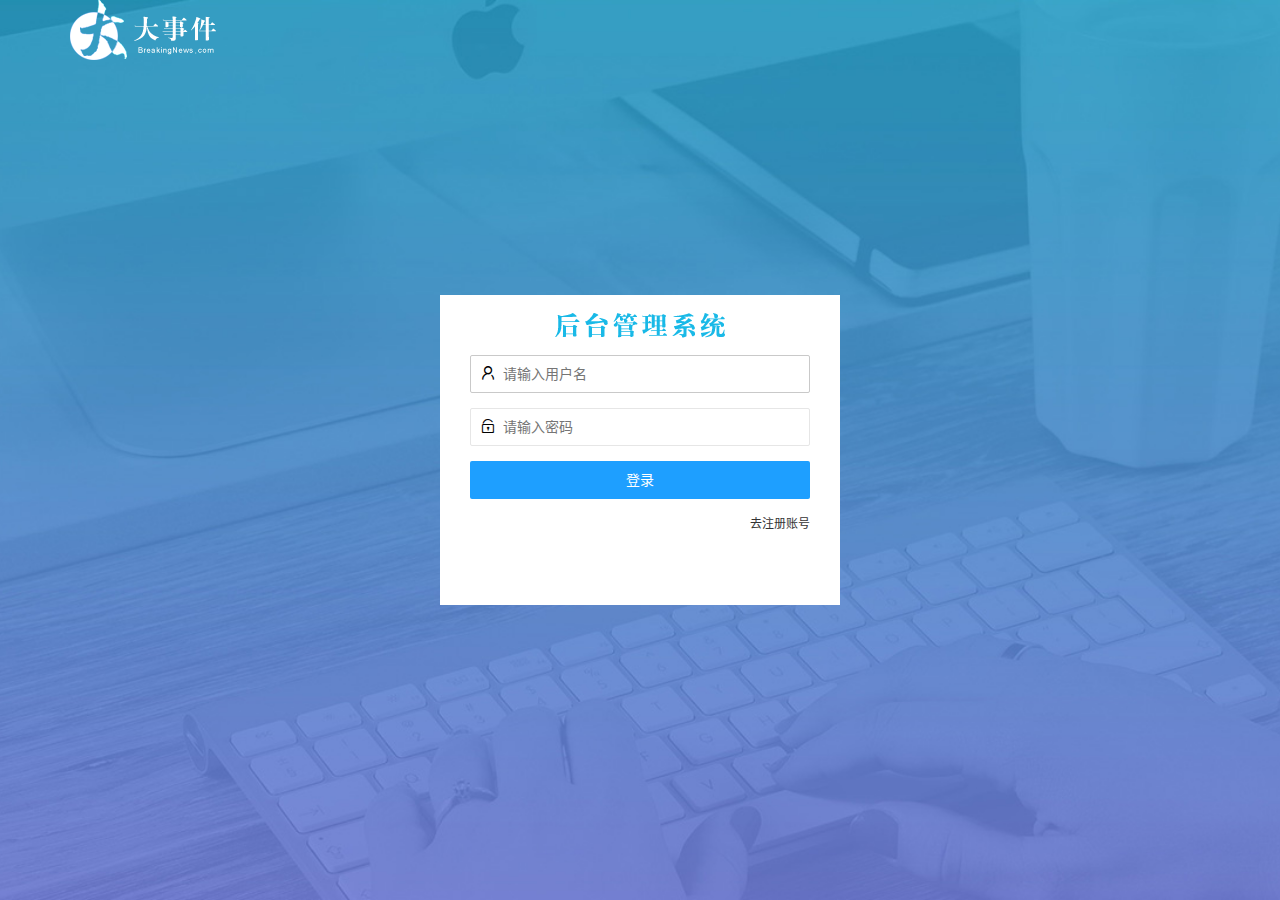
<file: login.html>
<!DOCTYPE html>
<html lang="zh-cn">
  <head>
    <meta charset="UTF-8" />
    <meta name="viewport" content="width=device-width, initial-scale=1.0" />
    <title>🔞🈲</title>
    <link rel="icon" href="favicon.ico" type="image/x-icon" />
    <link rel="stylesheet" href="./assets/css/login.css" />
    <link rel="stylesheet" href="./assets/lib/layui/css/layui.css" />
    <script src="./assets/lib/jquery.js"></script>
    <script src="./assets/lib/layui/layui.all.js"></script>
    <script src="./assets/js/baseAPI.js"></script>
    <script src="./assets/js/login.js"></script>
  </head>
  <body>
    <!-- 头部的 Logo 区域 -->
    <div class="layui-main">
      <img src="/assets/images/logo.png" alt="" />
    </div>

    <!-- 登录注册区域 -->
    <div class="loginAndRegBox">
      <div class="title-box"></div>
      <div class="login-box">
        <!-- 登录的表单 -->
        <form class="layui-form" id="form-login">
          <!-- 用户名 -->
          <div class="layui-form-item">
            <i class="layui-icon layui-icon-username"></i>
            <input
              type="text"
              name="username"
              required
              lay-verify="required|username"
              placeholder="请输入用户名"
              autocomplete="off"
              class="layui-input"
            />
          </div>
          <!-- 密码 -->
          <div class="layui-form-item">
            <i class="layui-icon layui-icon-password"></i>
            <input
              type="password"
              name="password"
              required
              lay-verify="required|pwd"
              placeholder="请输入密码"
              autocomplete="off"
              class="layui-input"
            />
          </div>
          <!-- 登录按钮 -->
          <div class="layui-form-item">
            <!-- 注意：表单提交按钮和普通按钮的区别，就是 lay-submit 属性 -->
            <button class="layui-btn layui-btn-fluid layui-btn-normal" lay-submit>登录</button>
          </div>
          <div class="layui-form-item links">
            <a href="javascript:;" id="link_reg">去注册账号</a>
          </div>
        </form>
      </div>
      <div class="reg-box">
        <!-- 注册的表单 -->
        <form class="layui-form" id="form-reg">
          <!-- 用户名 -->
          <div class="layui-form-item">
            <i class="layui-icon layui-icon-username"></i>
            <input
              type="text"
              name="username"
              required
              lay-verify="required|username"
              placeholder="请输入用户名"
              autocomplete="off"
              class="layui-input"
            />
          </div>
          <!-- 密码 -->
          <div class="layui-form-item">
            <i class="layui-icon layui-icon-password"></i>
            <input
              type="password"
              name="password"
              required
              lay-verify="required|pwd"
              placeholder="请输入密码"
              autocomplete="off"
              class="layui-input"
            />
          </div>
          <!-- 密码确认框 -->
          <div class="layui-form-item">
            <i class="layui-icon layui-icon-password"></i>
            <input
              type="password"
              name="repassword"
              required
              lay-verify="required|repwd"
              placeholder="再次确认密码"
              autocomplete="off"
              class="layui-input"
            />
          </div>
          <!-- 注册按钮 -->
          <div class="layui-form-item">
            <!-- 注意：表单提交按钮和普通按钮的区别，就是 lay-submit 属性 -->
            <button class="layui-btn layui-btn-fluid layui-btn-normal" lay-submit>注册</button>
          </div>
          <div class="layui-form-item links">
            <a href="javascript:;" id="link_login">去登录</a>
          </div>
        </form>
      </div>
    </div>
  </body>
</html>
</file>
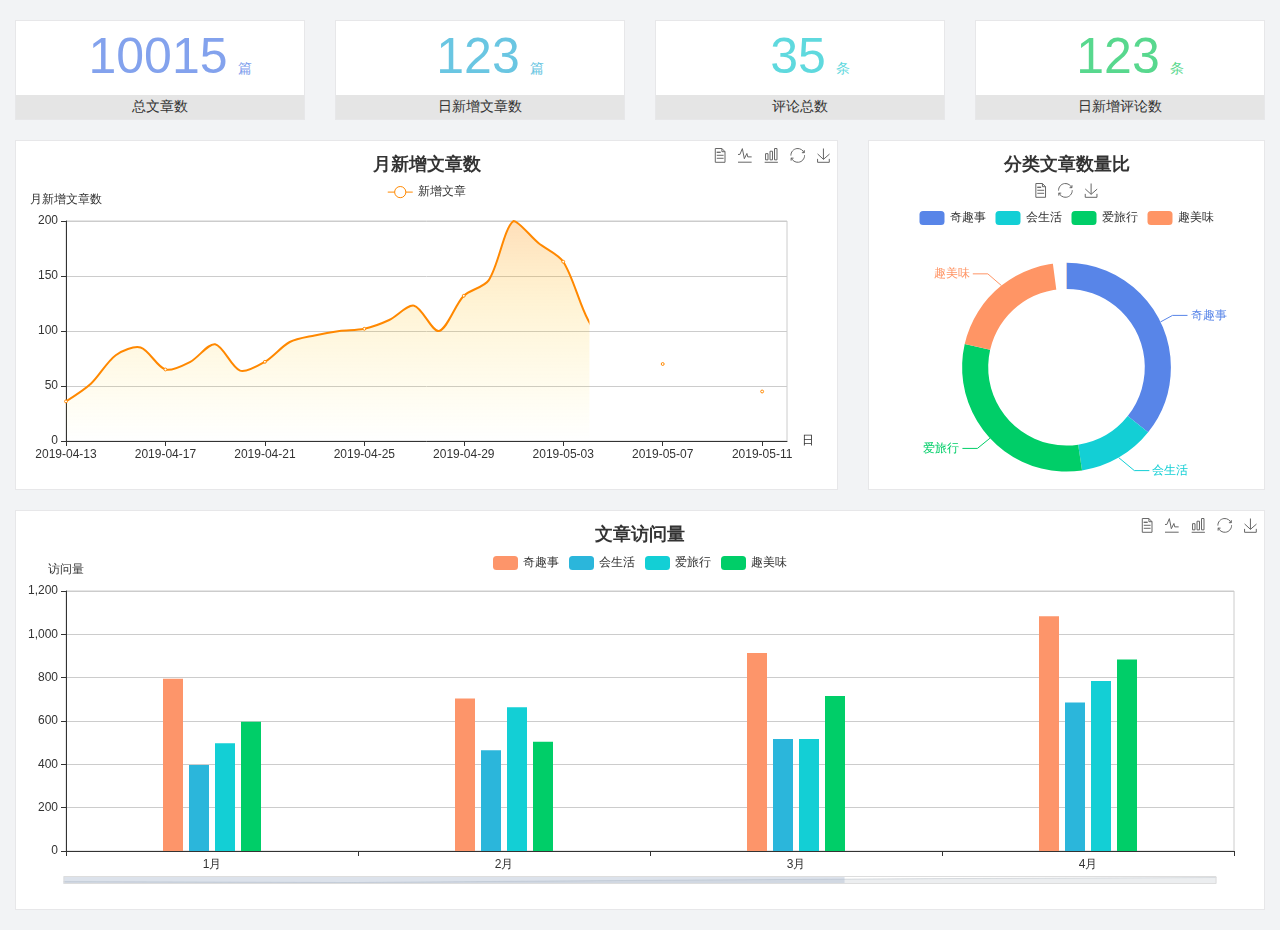
<file: home/dashboard.html>
<!DOCTYPE html>
<html lang="en">

<head>
  <meta charset="UTF-8">
  <meta name="viewport" content="width=device-width, initial-scale=1.0">
  <meta http-equiv="X-UA-Compatible" content="ie=edge">
  <title>图表统计</title>
  <link rel="stylesheet" href="../../assets/lib/bootstrap.css" />
  <link rel="stylesheet" href="../../assets/lib/main.css" />
  <script src="../../assets/lib/jquery.js"></script>
  <script type="text/javascript" src="../../assets/lib/echarts.min.js"></script>
</head>

<body>
  <div class="container-fluid">
    <div class="row spannel_list">
      <div class="col-sm-3 col-xs-6">
        <div class="spannel">
          <em>10015</em><span>篇</span>
          <b>总文章数</b>
        </div>
      </div>
      <div class="col-sm-3 col-xs-6">
        <div class="spannel scolor01">
          <em>123</em><span>篇</span>
          <b>日新增文章数</b>
        </div>
      </div>
      <div class="col-sm-3 col-xs-6">
        <div class="spannel scolor02">
          <em>35</em><span>条</span>
          <b>评论总数</b>
        </div>
      </div>
      <div class="col-sm-3 col-xs-6">
        <div class="spannel scolor03">
          <em>123</em><span>条</span>
          <b>日新增评论数</b>
        </div>
      </div>
    </div>
  </div>

  <div class="container-fluid">
    <div class="row curve-pie">
      <div class="col-lg-8 col-md-8">
        <div class="gragh_pannel" id="curve_show"></div>
      </div>
      <div class="col-lg-4 col-md-4">
        <div class="gragh_pannel" id="pie_show"></div>
      </div>
    </div>
  </div>

  <div class="container-fluid">
    <div class="column_pannel" id="column_show"></div>
  </div>

  <script>
    var oChart = echarts.init(document.getElementById('curve_show'));
    var aList_all = [
      { 'count': 36, 'date': '2019-04-13' },
      { 'count': 52, 'date': '2019-04-14' },
      { 'count': 78, 'date': '2019-04-15' },
      { 'count': 85, 'date': '2019-04-16' },
      { 'count': 65, 'date': '2019-04-17' },
      { 'count': 72, 'date': '2019-04-18' },
      { 'count': 88, 'date': '2019-04-19' },
      { 'count': 64, 'date': '2019-04-20' },
      { 'count': 72, 'date': '2019-04-21' },
      { 'count': 90, 'date': '2019-04-22' },
      { 'count': 96, 'date': '2019-04-23' },
      { 'count': 100, 'date': '2019-04-24' },
      { 'count': 102, 'date': '2019-04-25' },
      { 'count': 110, 'date': '2019-04-26' },
      { 'count': 123, 'date': '2019-04-27' },
      { 'count': 100, 'date': '2019-04-28' },
      { 'count': 132, 'date': '2019-04-29' },
      { 'count': 146, 'date': '2019-04-30' },
      { 'count': 200, 'date': '2019-05-01' },
      { 'count': 180, 'date': '2019-05-02' },
      { 'count': 163, 'date': '2019-05-03' },
      { 'count': 110, 'date': '2019-05-04' },
      { 'count': 80, 'date': '2019-05-05' },
      { 'count': 82, 'date': '2019-05-06' },
      { 'count': 70, 'date': '2019-05-07' },
      { 'count': 65, 'date': '2019-05-08' },
      { 'count': 54, 'date': '2019-05-09' },
      { 'count': 40, 'date': '2019-05-10' },
      { 'count': 45, 'date': '2019-05-11' },
      { 'count': 38, 'date': '2019-05-12' },
    ];

    let aCount = [];
    let aDate = [];

    for (var i = 0; i < aList_all.length; i++) {
      aCount.push(aList_all[i].count);
      aDate.push(aList_all[i].date);
    }

    var chartopt = {
      title: {
        text: '月新增文章数',
        left: 'center',
        top: '10'
      },
      tooltip: {
        trigger: 'axis'
      },
      legend: {
        data: ['新增文章'],
        top: '40'
      },
      toolbox: {
        show: true,
        feature: {
          mark: { show: true },
          dataView: { show: true, readOnly: false },
          magicType: { show: true, type: ['line', 'bar'] },
          restore: { show: true },
          saveAsImage: { show: true }
        }
      },
      calculable: true,
      xAxis: [
        {
          name: '日',
          type: 'category',
          boundaryGap: false,
          data: aDate
        }
      ],
      yAxis: [
        {
          name: '月新增文章数',
          type: 'value'
        }
      ],
      series: [
        {
          name: '新增文章',
          type: 'line',
          smooth: true,
          itemStyle: { normal: { areaStyle: { type: 'default' }, color: '#f80' }, lineStyle: { color: '#f80' } },
          data: aCount
        }],
      areaStyle: {
        normal: {
          color: new echarts.graphic.LinearGradient(0, 0, 0, 1, [{
            offset: 0,
            color: 'rgba(255,136,0,0.39)'
          }, {
            offset: .34,
            color: 'rgba(255,180,0,0.25)'
          }, {
            offset: 1,
            color: 'rgba(255,222,0,0.00)'
          }])

        }
      },
      grid: {
        show: true,
        x: 50,
        x2: 50,
        y: 80,
        height: 220
      }
    };

    oChart.setOption(chartopt);


    var oPie = echarts.init(document.getElementById('pie_show'));
    var oPieopt =
    {
      title: {
        top: 10,
        text: '分类文章数量比',
        x: 'center'
      },
      tooltip: {
        trigger: 'item',
        formatter: "{a} <br/>{b} : {c} ({d}%)"
      },
      color: ['#5885e8', '#13cfd5', '#00ce68', '#ff9565'],
      legend: {
        x: 'center',
        top: 65,
        data: ['奇趣事', '会生活', '爱旅行', '趣美味']
      },
      toolbox: {
        show: true,
        x: 'center',
        top: 35,
        feature: {
          mark: { show: true },
          dataView: { show: true, readOnly: false },
          magicType: {
            show: true,
            type: ['pie', 'funnel'],
            option: {
              funnel: {
                x: '25%',
                width: '50%',
                funnelAlign: 'left',
                max: 1548
              }
            }
          },
          restore: { show: true },
          saveAsImage: { show: true }
        }
      },
      calculable: true,
      series: [
        {
          name: '访问来源',
          type: 'pie',
          radius: ['45%', '60%'],
          center: ['50%', '65%'],
          data: [
            { value: 300, name: '奇趣事' },
            { value: 100, name: '会生活' },
            { value: 260, name: '爱旅行' },
            { value: 180, name: '趣美味' }
          ]
        }
      ]
    };
    oPie.setOption(oPieopt);



    var oColumn = this.echarts.init(document.getElementById('column_show'));
    var oColumnopt =
    {
      title: {
        text: '文章访问量',
        left: 'center',
        top: '10'
      },
      tooltip: {
        trigger: 'axis'
      },
      legend: {
        data: ['奇趣事', '会生活', '爱旅行', '趣美味'],
        top: '40'
      },
      toolbox: {
        show: true,
        feature: {
          mark: { show: true },
          dataView: { show: true, readOnly: false },
          magicType: { show: true, type: ['line', 'bar'] },
          restore: { show: true },
          saveAsImage: { show: true }
        }
      },
      calculable: true,
      xAxis: [
        {
          type: 'category',
          data: ['1月', '2月', '3月', '4月', '5月']
        }
      ],
      yAxis: [
        {
          name: '访问量',
          type: 'value'
        }
      ],
      series: [
        {
          name: '奇趣事',
          type: 'bar',
          barWidth: 20,
          itemStyle: {
            normal: { areaStyle: { type: 'default' }, color: '#fd956a' }
          },
          data: [800, 708, 920, 1090, 1200]
        },
        {
          name: '会生活',
          type: 'bar',
          barWidth: 20,
          itemStyle: {
            normal: { areaStyle: { type: 'default' }, color: '#2bb6db' }
          },
          data: [400, 468, 520, 690, 800]
        },
        {
          name: '爱旅行',
          type: 'bar',
          barWidth: 20,
          itemStyle: {
            normal: { areaStyle: { type: 'default' }, color: '#13cfd5' }
          },
          data: [500, 668, 520, 790, 900]
        },
        {
          name: '趣美味',
          type: 'bar',
          barWidth: 20,
          itemStyle: {
            normal: { areaStyle: { type: 'default' }, color: '#00ce68' }
          },
          data: [600, 508, 720, 890, 1000]
        }
      ],
      grid: {
        show: true,
        x: 50,
        x2: 30,
        y: 80,
        height: 260
      },
      dataZoom: [//给x轴设置滚动条
        {
          start: 0,//默认为0
          end: 100 - 1000 / 31,//默认为100
          type: 'slider',
          show: true,
          xAxisIndex: [0],
          handleSize: 0,//滑动条的 左右2个滑动条的大小
          height: 8,//组件高度
          left: 45, //左边的距离
          right: 50,//右边的距离
          bottom: 26,//右边的距离
          handleColor: '#ddd',//h滑动图标的颜色
          handleStyle: {
            borderColor: "#cacaca",
            borderWidth: "1",
            shadowBlur: 2,
            background: "#ddd",
            shadowColor: "#ddd",
          }
        }]
    };
    oColumn.setOption(oColumnopt);
  </script>
</body>

</html>
</file>
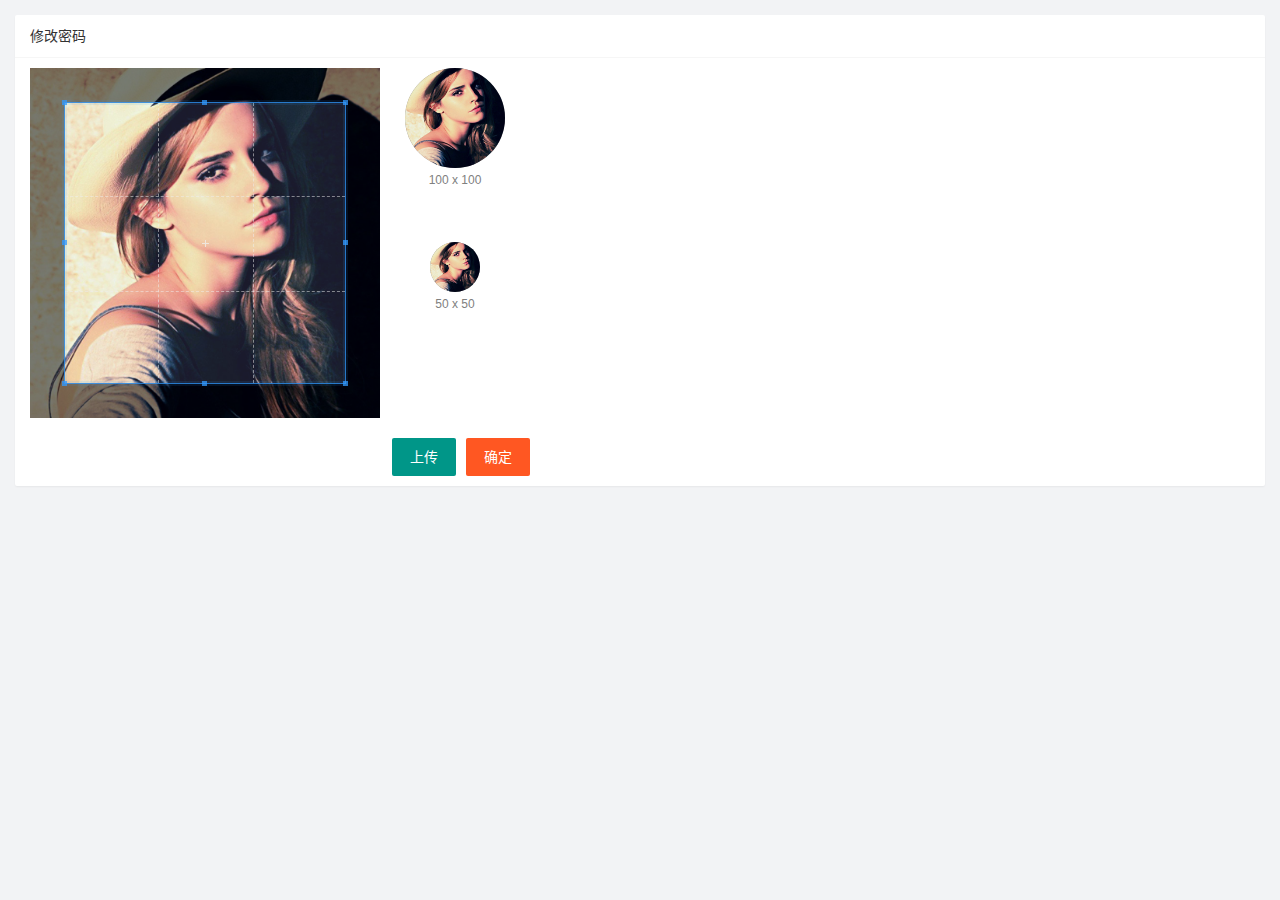
<file: user/user_avatar.html>
<!DOCTYPE html>
<html lang="zh-cn">
  <head>
    <meta charset="UTF-8" />
    <meta name="viewport" content="width=device-width, initial-scale=1.0" />
    <title>🔞🈲</title>
    <link rel="icon" href="C:/Users/Administrator/Desktop/图片/favicon.ico" type="image/x-icon" />
    <link rel="stylesheet" href="/assets/lib/cropper/cropper.css" />
    <link rel="stylesheet" href="../assets/lib/layui/css/layui.css" />
    <link rel="stylesheet" href="../assets/css/user/user_avatar.css" />

    <script src="../assets/lib/jquery.js"></script>
    <script src="../assets/lib/layui/layui.all.js"></script>
    <script src="/assets/lib/cropper/Cropper.js"></script>
    <script src="/assets/lib/cropper/jquery-cropper.js"></script>
    <script src="../assets/js/baseAPI.js"></script>
    <script src="../assets/js/user/user_avatar.js"></script>
  </head>
  <body>
    <div class="layui-card">
      <div class="layui-card-header">修改密码</div>
      <div class="layui-card-body">
        <!-- 第一行的图片裁剪和预览区域 -->
        <div class="row1">
          <!-- 图片裁剪区域 -->
          <div class="cropper-box">
            <!-- 这个 img 标签很重要，将来会把它初始化为裁剪区域 -->
            <img id="image" src="/assets/images/sample.jpg" />
          </div>
          <!-- 图片的预览区域 -->
          <div class="preview-box">
            <div>
              <!-- 宽高为 100px 的预览区域 -->
              <div class="img-preview w100"></div>
              <p class="size">100 x 100</p>
            </div>
            <div>
              <!-- 宽高为 50px 的预览区域 -->
              <div class="img-preview w50"></div>
              <p class="size">50 x 50</p>
            </div>
          </div>
        </div>

        <!-- 第二行的按钮区域 -->
        <div class="row2">
          <input type="file" id="" accept="image/png,image/jpeg" />
          <button type="button" id="btnChoose" class="layui-btn">上传</button>
          <button type="button" class="layui-btn layui-btn-danger">确定</button>
        </div>
      </div>
    </div>
  </body>
</html>
</file>
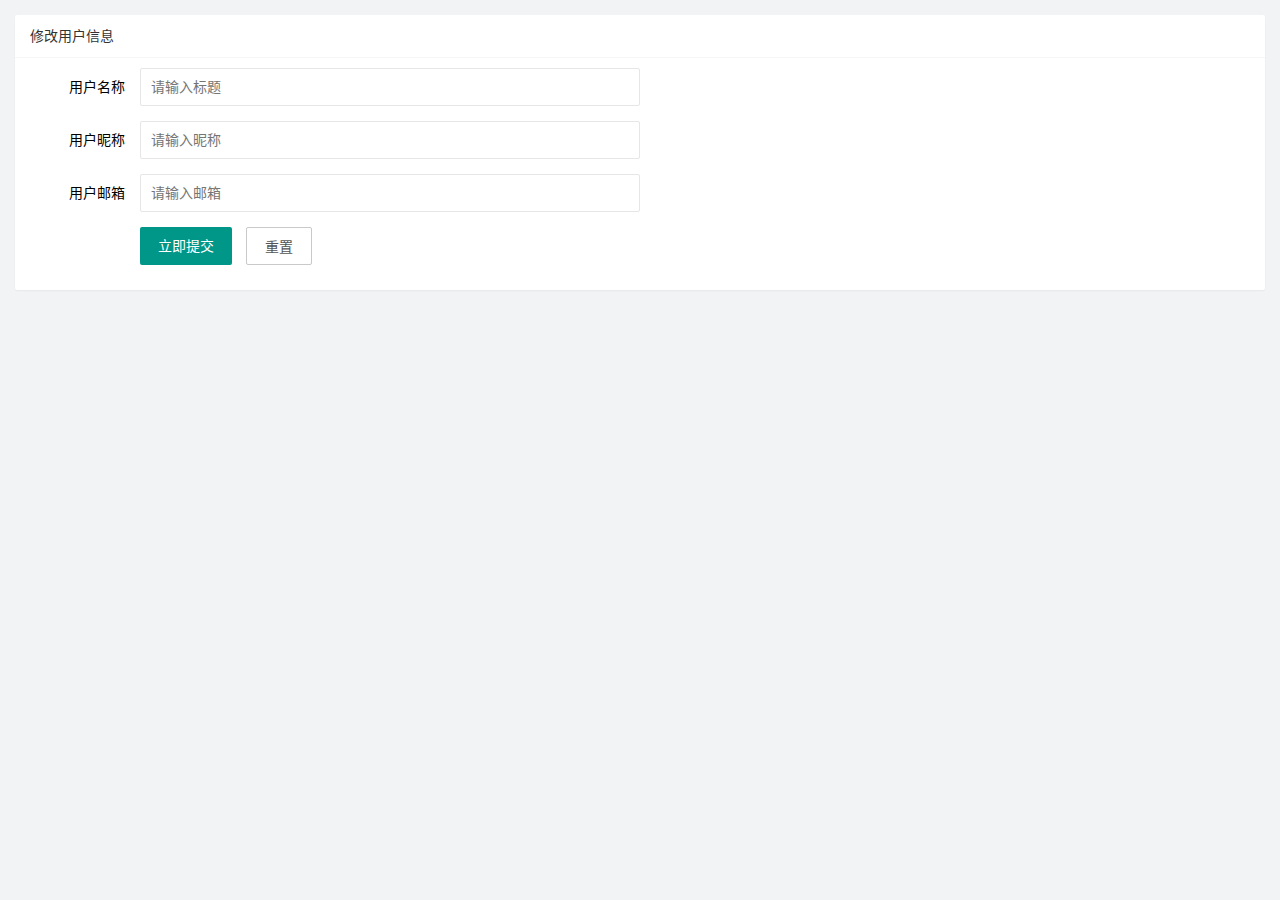
<file: user/user_info.html>
<!DOCTYPE html>
<html lang="zh-cn">
  <head>
    <meta charset="UTF-8" />
    <meta name="viewport" content="width=device-width, initial-scale=1.0" />
    <title>🔞🈲</title>
    <link rel="icon" href="C:/Users/Administrator/Desktop/图片/favicon.ico" type="image/x-icon" />
    <link rel="stylesheet" href="../assets/lib/layui/css/layui.css" />
    <link rel="stylesheet" href="../assets/css/user/user_info.css" />

    <script src="../assets/lib/jquery.js"></script>
    <script src="../assets/lib/layui/layui.all.js"></script>
    <script src="../assets/js/baseAPI.js"></script>
    <script src="../assets/js/user/user_info.js"></script>
  </head>

  <body>
    <div class="layui-card">
      <div class="layui-card-header">修改用户信息</div>
      <div class="layui-card-body">
        <form class="layui-form" lay-filter="formUserInfo">
          <input type="hidden" name="id" />
          <div class="layui-form-item">
            <label class="layui-form-label">用户名称</label>
            <div class="layui-input-block">
              <input
                type="text"
                name="username"
                required
                readonly
                lay-verify="required"
                placeholder="请输入标题"
                autocomplete="off"
                class="layui-input"
              />
            </div>
          </div>
          <div class="layui-form-item">
            <label class="layui-form-label">用户昵称</label>
            <div class="layui-input-block">
              <input
                type="text"
                name="nickname"
                required
                lay-verify="required|nickName"
                placeholder="请输入昵称"
                autocomplete="off"
                class="layui-input"
              />
            </div>
          </div>
          <div class="layui-form-item">
            <label class="layui-form-label">用户邮箱</label>
            <div class="layui-input-block">
              <input
                type="text"
                name="email"
                required
                lay-verify="required|email"
                placeholder="请输入邮箱"
                autocomplete="off"
                class="layui-input"
              />
            </div>
          </div>
          <div class="layui-form-item">
            <div class="layui-input-block">
              <button class="layui-btn" lay-submit lay-filter="formDemo">立即提交</button>
              <button type="reset" class="layui-btn layui-btn-primary">重置</button>
            </div>
          </div>
        </form>
      </div>
    </div>
  </body>
</html>
</file>
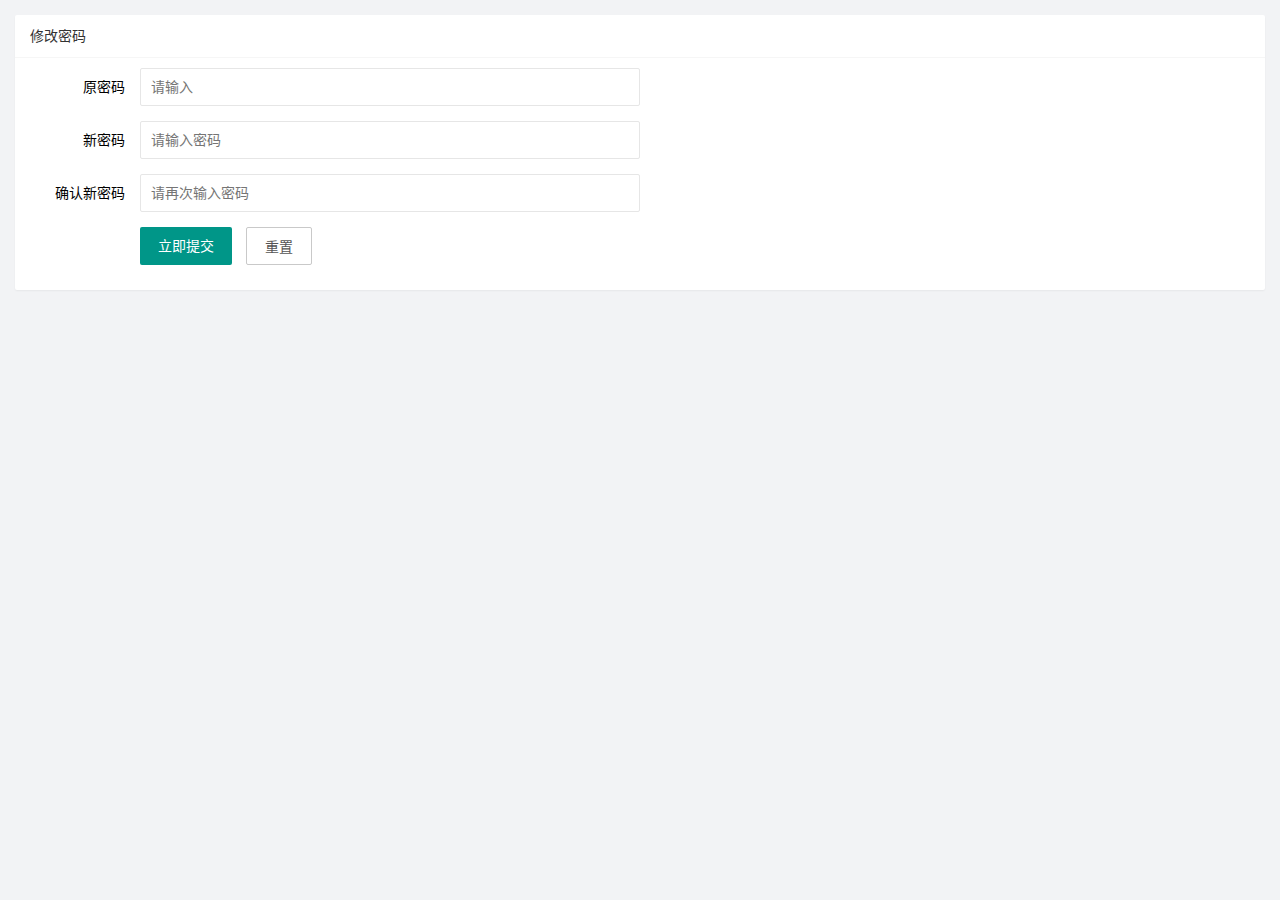
<file: user/user_pwd.html>
<!DOCTYPE html>
<html lang="zh-cn">
  <head>
    <meta charset="UTF-8" />
    <meta name="viewport" content="width=device-width, initial-scale=1.0" />
    <title>🔞🈲</title>
    <link rel="icon" href="C:/Users/Administrator/Desktop/图片/favicon.ico" type="image/x-icon" />
    <link rel="stylesheet" href="../assets/lib/layui/css/layui.css" />
    <link rel="stylesheet" href="../assets/css/user/user_info.css" />

    <script src="../assets/lib/jquery.js"></script>
    <script src="../assets/lib/layui/layui.all.js"></script>
    <script src="../assets/js/baseAPI.js"></script>
    <script src="../assets/js/user/user_pwd.js"></script>
  </head>
  <body>
    <div class="layui-card">
      <div class="layui-card-header">修改密码</div>
      <div class="layui-card-body">
        <form class="layui-form">
          <!-- 提示：如果你不想用form，你可以换成div等任何一个普通元素 -->
          <div class="layui-form-item">
            <label class="layui-form-label">原密码</label>
            <div class="layui-input-block">
              <input
                type="password"
                required
                lay-verify="required|pwd"
                name="oldPwd"
                placeholder="请输入"
                autocomplete="off"
                class="layui-input"
              />
            </div>
          </div>
          <div class="layui-form-item">
            <label class="layui-form-label">新密码</label>
            <div class="layui-input-block">
              <input
                type="password"
                required
                lay-verify="required|pwd|samePwd"
                name="newPwd"
                placeholder="请输入密码"
                autocomplete="off"
                class="layui-input"
              />
            </div>
          </div>
          <div class="layui-form-item">
            <label class="layui-form-label">确认新密码</label>
            <div class="layui-input-block">
              <input
                type="password"
                required
                lay-verify="required|pwd|repwd"
                name="rePwd"
                placeholder="请再次输入密码"
                autocomplete="off"
                class="layui-input"
              />
            </div>
          </div>
          <div class="layui-form-item">
            <div class="layui-input-block">
              <button class="layui-btn" lay-submit lay-filter="*">立即提交</button>
              <button type="reset" class="layui-btn layui-btn-primary">重置</button>
            </div>
          </div>
        </form>
      </div>
    </div>
  </body>
</html>
</file>
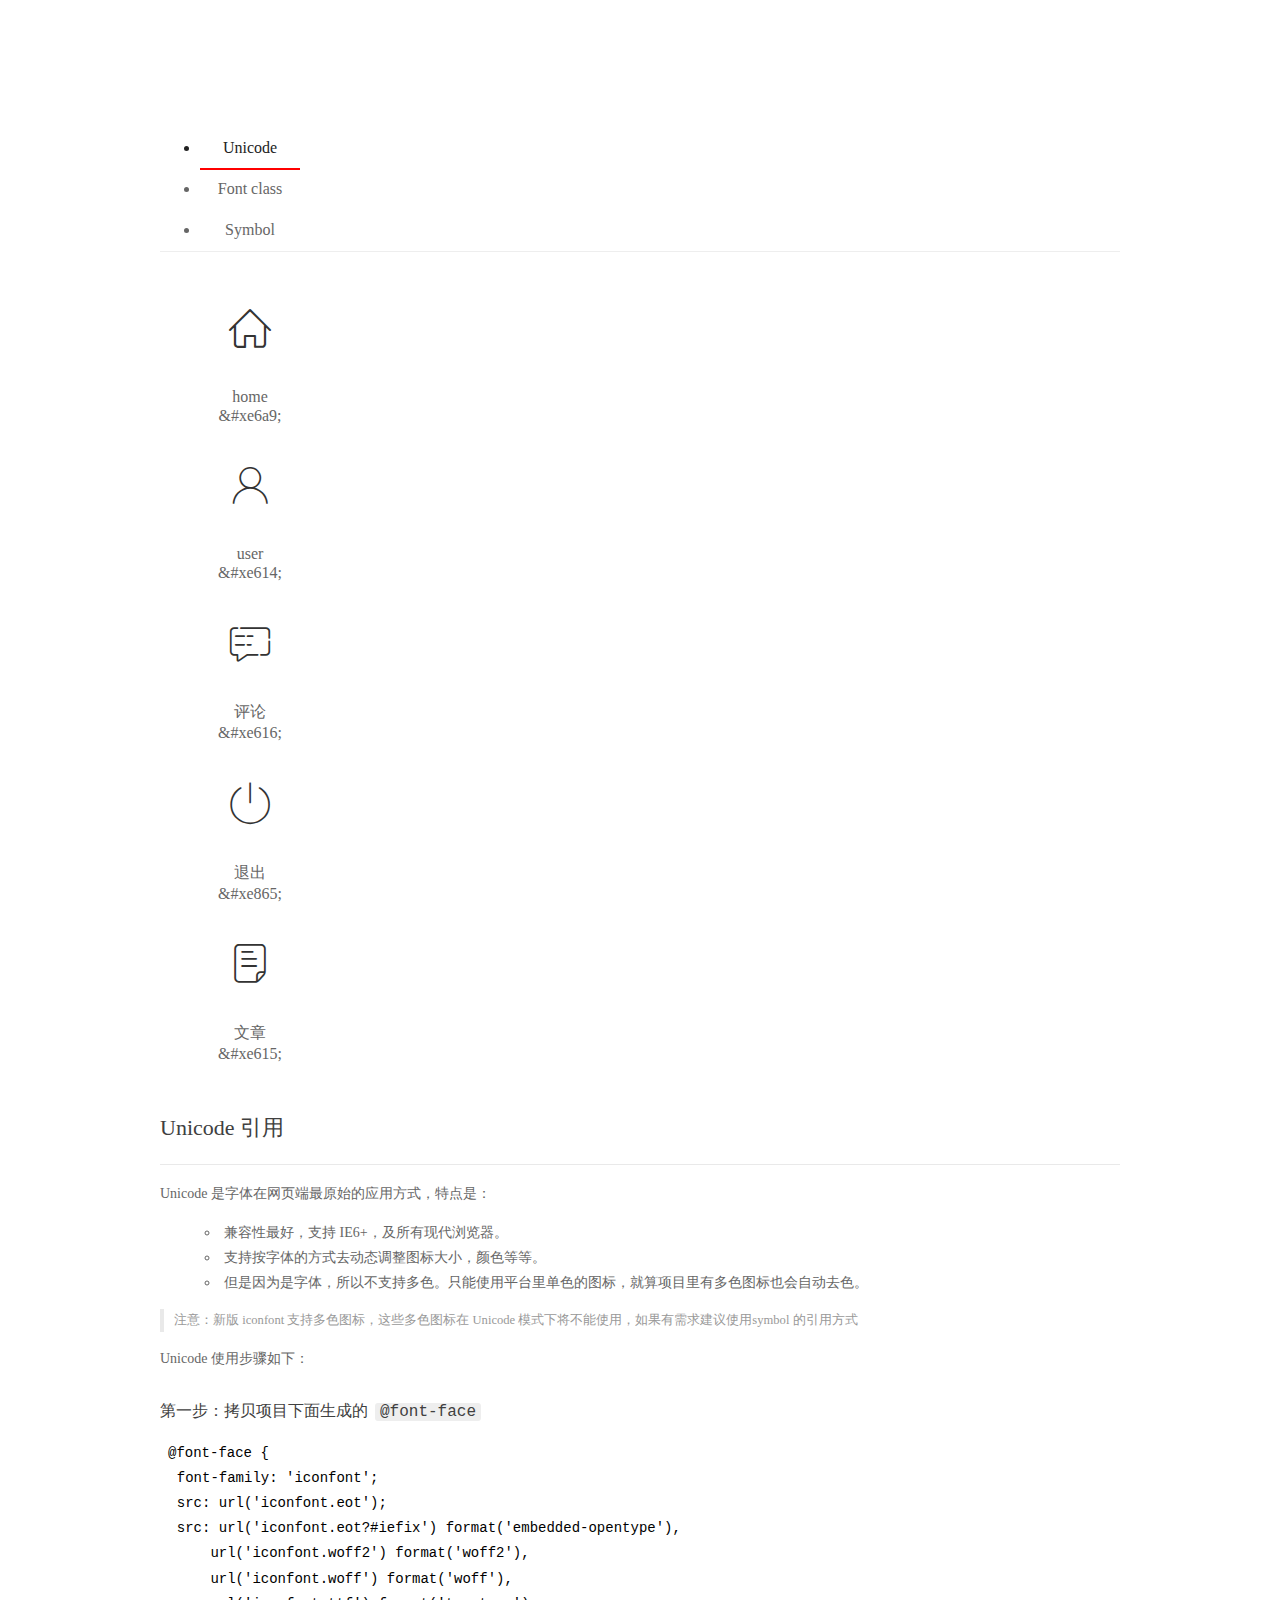
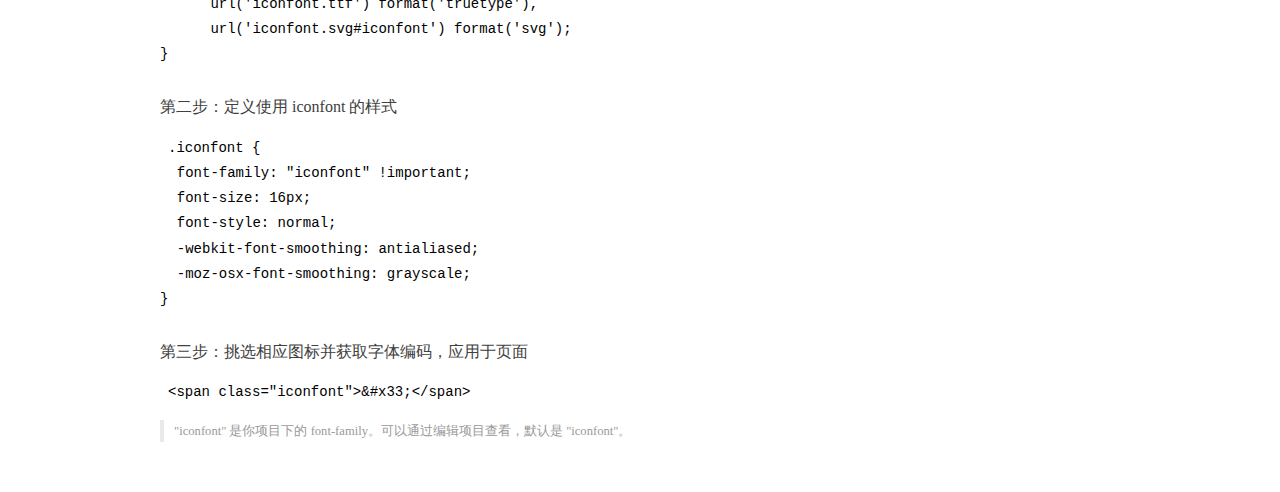
<file: assets/fonts/demo_index.html>
<!DOCTYPE html>
<html>
<head>
  <meta charset="utf-8"/>
  <title>IconFont Demo</title>
  <link rel="shortcut icon" href="https://gtms04.alicdn.com/tps/i4/TB1_oz6GVXXXXaFXpXXJDFnIXXX-64-64.ico" type="image/x-icon"/>
  <link rel="stylesheet" href="https://g.alicdn.com/thx/cube/1.3.2/cube.min.css">
  <link rel="stylesheet" href="demo.css">
  <link rel="stylesheet" href="iconfont.css">
  <script src="iconfont.js"></script>
  <!-- jQuery -->
  <script src="https://a1.alicdn.com/oss/uploads/2018/12/26/7bfddb60-08e8-11e9-9b04-53e73bb6408b.js"></script>
  <!-- 代码高亮 -->
  <script src="https://a1.alicdn.com/oss/uploads/2018/12/26/a3f714d0-08e6-11e9-8a15-ebf944d7534c.js"></script>
</head>
<body>
  <div class="main">
    <h1 class="logo"><a href="https://www.iconfont.cn/" title="iconfont 首页" target="_blank">&#xe86b;</a></h1>
    <div class="nav-tabs">
      <ul id="tabs" class="dib-box">
        <li class="dib active"><span>Unicode</span></li>
        <li class="dib"><span>Font class</span></li>
        <li class="dib"><span>Symbol</span></li>
      </ul>
      
    </div>
    <div class="tab-container">
      <div class="content unicode" style="display: block;">
          <ul class="icon_lists dib-box">
          
            <li class="dib">
              <span class="icon iconfont">&#xe6a9;</span>
                <div class="name">home</div>
                <div class="code-name">&amp;#xe6a9;</div>
              </li>
          
            <li class="dib">
              <span class="icon iconfont">&#xe614;</span>
                <div class="name">user</div>
                <div class="code-name">&amp;#xe614;</div>
              </li>
          
            <li class="dib">
              <span class="icon iconfont">&#xe616;</span>
                <div class="name">评论</div>
                <div class="code-name">&amp;#xe616;</div>
              </li>
          
            <li class="dib">
              <span class="icon iconfont">&#xe865;</span>
                <div class="name">退出</div>
                <div class="code-name">&amp;#xe865;</div>
              </li>
          
            <li class="dib">
              <span class="icon iconfont">&#xe615;</span>
                <div class="name">文章</div>
                <div class="code-name">&amp;#xe615;</div>
              </li>
          
          </ul>
          <div class="article markdown">
          <h2 id="unicode-">Unicode 引用</h2>
          <hr>

          <p>Unicode 是字体在网页端最原始的应用方式，特点是：</p>
          <ul>
            <li>兼容性最好，支持 IE6+，及所有现代浏览器。</li>
            <li>支持按字体的方式去动态调整图标大小，颜色等等。</li>
            <li>但是因为是字体，所以不支持多色。只能使用平台里单色的图标，就算项目里有多色图标也会自动去色。</li>
          </ul>
          <blockquote>
            <p>注意：新版 iconfont 支持多色图标，这些多色图标在 Unicode 模式下将不能使用，如果有需求建议使用symbol 的引用方式</p>
          </blockquote>
          <p>Unicode 使用步骤如下：</p>
          <h3 id="-font-face">第一步：拷贝项目下面生成的 <code>@font-face</code></h3>
<pre><code class="language-css"
>@font-face {
  font-family: 'iconfont';
  src: url('iconfont.eot');
  src: url('iconfont.eot?#iefix') format('embedded-opentype'),
      url('iconfont.woff2') format('woff2'),
      url('iconfont.woff') format('woff'),
      url('iconfont.ttf') format('truetype'),
      url('iconfont.svg#iconfont') format('svg');
}
</code></pre>
          <h3 id="-iconfont-">第二步：定义使用 iconfont 的样式</h3>
<pre><code class="language-css"
>.iconfont {
  font-family: "iconfont" !important;
  font-size: 16px;
  font-style: normal;
  -webkit-font-smoothing: antialiased;
  -moz-osx-font-smoothing: grayscale;
}
</code></pre>
          <h3 id="-">第三步：挑选相应图标并获取字体编码，应用于页面</h3>
<pre>
<code class="language-html"
>&lt;span class="iconfont"&gt;&amp;#x33;&lt;/span&gt;
</code></pre>
          <blockquote>
            <p>"iconfont" 是你项目下的 font-family。可以通过编辑项目查看，默认是 "iconfont"。</p>
          </blockquote>
          </div>
      </div>
      <div class="content font-class">
        <ul class="icon_lists dib-box">
          
          <li class="dib">
            <span class="icon iconfont icon-home"></span>
            <div class="name">
              home
            </div>
            <div class="code-name">.icon-home
            </div>
          </li>
          
          <li class="dib">
            <span class="icon iconfont icon-user"></span>
            <div class="name">
              user
            </div>
            <div class="code-name">.icon-user
            </div>
          </li>
          
          <li class="dib">
            <span class="icon iconfont icon-pinglun"></span>
            <div class="name">
              评论
            </div>
            <div class="code-name">.icon-pinglun
            </div>
          </li>
          
          <li class="dib">
            <span class="icon iconfont icon-tuichu"></span>
            <div class="name">
              退出
            </div>
            <div class="code-name">.icon-tuichu
            </div>
          </li>
          
          <li class="dib">
            <span class="icon iconfont icon-16"></span>
            <div class="name">
              文章
            </div>
            <div class="code-name">.icon-16
            </div>
          </li>
          
        </ul>
        <div class="article markdown">
        <h2 id="font-class-">font-class 引用</h2>
        <hr>

        <p>font-class 是 Unicode 使用方式的一种变种，主要是解决 Unicode 书写不直观，语意不明确的问题。</p>
        <p>与 Unicode 使用方式相比，具有如下特点：</p>
        <ul>
          <li>兼容性良好，支持 IE8+，及所有现代浏览器。</li>
          <li>相比于 Unicode 语意明确，书写更直观。可以很容易分辨这个 icon 是什么。</li>
          <li>因为使用 class 来定义图标，所以当要替换图标时，只需要修改 class 里面的 Unicode 引用。</li>
          <li>不过因为本质上还是使用的字体，所以多色图标还是不支持的。</li>
        </ul>
        <p>使用步骤如下：</p>
        <h3 id="-fontclass-">第一步：引入项目下面生成的 fontclass 代码：</h3>
<pre><code class="language-html">&lt;link rel="stylesheet" href="./iconfont.css"&gt;
</code></pre>
        <h3 id="-">第二步：挑选相应图标并获取类名，应用于页面：</h3>
<pre><code class="language-html">&lt;span class="iconfont icon-xxx"&gt;&lt;/span&gt;
</code></pre>
        <blockquote>
          <p>"
            iconfont" 是你项目下的 font-family。可以通过编辑项目查看，默认是 "iconfont"。</p>
        </blockquote>
      </div>
      </div>
      <div class="content symbol">
          <ul class="icon_lists dib-box">
          
            <li class="dib">
                <svg class="icon svg-icon" aria-hidden="true">
                  <use xlink:href="#icon-home"></use>
                </svg>
                <div class="name">home</div>
                <div class="code-name">#icon-home</div>
            </li>
          
            <li class="dib">
                <svg class="icon svg-icon" aria-hidden="true">
                  <use xlink:href="#icon-user"></use>
                </svg>
                <div class="name">user</div>
                <div class="code-name">#icon-user</div>
            </li>
          
            <li class="dib">
                <svg class="icon svg-icon" aria-hidden="true">
                  <use xlink:href="#icon-pinglun"></use>
                </svg>
                <div class="name">评论</div>
                <div class="code-name">#icon-pinglun</div>
            </li>
          
            <li class="dib">
                <svg class="icon svg-icon" aria-hidden="true">
                  <use xlink:href="#icon-tuichu"></use>
                </svg>
                <div class="name">退出</div>
                <div class="code-name">#icon-tuichu</div>
            </li>
          
            <li class="dib">
                <svg class="icon svg-icon" aria-hidden="true">
                  <use xlink:href="#icon-16"></use>
                </svg>
                <div class="name">文章</div>
                <div class="code-name">#icon-16</div>
            </li>
          
          </ul>
          <div class="article markdown">
          <h2 id="symbol-">Symbol 引用</h2>
          <hr>

          <p>这是一种全新的使用方式，应该说这才是未来的主流，也是平台目前推荐的用法。相关介绍可以参考这篇<a href="">文章</a>
            这种用法其实是做了一个 SVG 的集合，与另外两种相比具有如下特点：</p>
          <ul>
            <li>支持多色图标了，不再受单色限制。</li>
            <li>通过一些技巧，支持像字体那样，通过 <code>font-size</code>, <code>color</code> 来调整样式。</li>
            <li>兼容性较差，支持 IE9+，及现代浏览器。</li>
            <li>浏览器渲染 SVG 的性能一般，还不如 png。</li>
          </ul>
          <p>使用步骤如下：</p>
          <h3 id="-symbol-">第一步：引入项目下面生成的 symbol 代码：</h3>
<pre><code class="language-html">&lt;script src="./iconfont.js"&gt;&lt;/script&gt;
</code></pre>
          <h3 id="-css-">第二步：加入通用 CSS 代码（引入一次就行）：</h3>
<pre><code class="language-html">&lt;style&gt;
.icon {
  width: 1em;
  height: 1em;
  vertical-align: -0.15em;
  fill: currentColor;
  overflow: hidden;
}
&lt;/style&gt;
</code></pre>
          <h3 id="-">第三步：挑选相应图标并获取类名，应用于页面：</h3>
<pre><code class="language-html">&lt;svg class="icon" aria-hidden="true"&gt;
  &lt;use xlink:href="#icon-xxx"&gt;&lt;/use&gt;
&lt;/svg&gt;
</code></pre>
          </div>
      </div>

    </div>
  </div>
  <script>
  $(document).ready(function () {
      $('.tab-container .content:first').show()

      $('#tabs li').click(function (e) {
        var tabContent = $('.tab-container .content')
        var index = $(this).index()

        if ($(this).hasClass('active')) {
          return
        } else {
          $('#tabs li').removeClass('active')
          $(this).addClass('active')

          tabContent.hide().eq(index).fadeIn()
        }
      })
    })
  </script>
</body>
</html>
</file>
<file: assets/css/login.css>
html,
body {
  margin: 0;
  padding: 0;
  height: 100%;
  width: 100%;
  background: url('/assets/images/login_bg.jpg') no-repeat center;
  background-size: cover;
}

.loginAndRegBox {
  width: 400px;
  height: 310px;
  background-color: #fff;
  position: absolute;
  left: 50%;
  top: 50%;
  transform: translate(-50%, -50%);
}

.title-box {
  height: 60px;
  background: url('/assets/images/login_title.png') no-repeat center;
}

.reg-box {
  display: none;
}

.layui-form {
  padding: 0 30px;
}

.links {
  display: flex;
  justify-content: flex-end;
}

.links a {
  font-size: 12px;
}

.layui-form-item {
  position: relative;
}

.layui-icon {
  position: absolute;
  top: 10px;
  left: 10px;
}
.layui-form-item .layui-input {
  padding-left: 32px;
}
</file>
<file: assets/lib/layui/css/layui.css>
/** layui-v2.5.5 MIT License By https://www.layui.com */
 .layui-inline,img{display:inline-block;vertical-align:middle}h1,h2,h3,h4,h5,h6{font-weight:400}.layui-edge,.layui-header,.layui-inline,.layui-main{position:relative}.layui-body,.layui-edge,.layui-elip{overflow:hidden}.layui-btn,.layui-edge,.layui-inline,img{vertical-align:middle}.layui-btn,.layui-disabled,.layui-icon,.layui-unselect{-moz-user-select:none;-webkit-user-select:none;-ms-user-select:none}.layui-elip,.layui-form-checkbox span,.layui-form-pane .layui-form-label{text-overflow:ellipsis;white-space:nowrap}.layui-breadcrumb,.layui-tree-btnGroup{visibility:hidden}blockquote,body,button,dd,div,dl,dt,form,h1,h2,h3,h4,h5,h6,input,li,ol,p,pre,td,textarea,th,ul{margin:0;padding:0;-webkit-tap-highlight-color:rgba(0,0,0,0)}a:active,a:hover{outline:0}img{border:none}li{list-style:none}table{border-collapse:collapse;border-spacing:0}h4,h5,h6{font-size:100%}button,input,optgroup,option,select,textarea{font-family:inherit;font-size:inherit;font-style:inherit;font-weight:inherit;outline:0}pre{white-space:pre-wrap;white-space:-moz-pre-wrap;white-space:-pre-wrap;white-space:-o-pre-wrap;word-wrap:break-word}body{line-height:24px;font:14px Helvetica Neue,Helvetica,PingFang SC,Tahoma,Arial,sans-serif}hr{height:1px;margin:10px 0;border:0;clear:both}a{color:#333;text-decoration:none}a:hover{color:#777}a cite{font-style:normal;*cursor:pointer}.layui-border-box,.layui-border-box *{box-sizing:border-box}.layui-box,.layui-box *{box-sizing:content-box}.layui-clear{clear:both;*zoom:1}.layui-clear:after{content:'\20';clear:both;*zoom:1;display:block;height:0}.layui-inline{*display:inline;*zoom:1}.layui-edge{display:inline-block;width:0;height:0;border-width:6px;border-style:dashed;border-color:transparent}.layui-edge-top{top:-4px;border-bottom-color:#999;border-bottom-style:solid}.layui-edge-right{border-left-color:#999;border-left-style:solid}.layui-edge-bottom{top:2px;border-top-color:#999;border-top-style:solid}.layui-edge-left{border-right-color:#999;border-right-style:solid}.layui-disabled,.layui-disabled:hover{color:#d2d2d2!important;cursor:not-allowed!important}.layui-circle{border-radius:100%}.layui-show{display:block!important}.layui-hide{display:none!important}@font-face{font-family:layui-icon;src:url(../font/iconfont.eot?v=250);src:url(../font/iconfont.eot?v=250#iefix) format('embedded-opentype'),url(../font/iconfont.woff2?v=250) format('woff2'),url(../font/iconfont.woff?v=250) format('woff'),url(../font/iconfont.ttf?v=250) format('truetype'),url(../font/iconfont.svg?v=250#layui-icon) format('svg')}.layui-icon{font-family:layui-icon!important;font-size:16px;font-style:normal;-webkit-font-smoothing:antialiased;-moz-osx-font-smoothing:grayscale}.layui-icon-reply-fill:before{content:"\e611"}.layui-icon-set-fill:before{content:"\e614"}.layui-icon-menu-fill:before{content:"\e60f"}.layui-icon-search:before{content:"\e615"}.layui-icon-share:before{content:"\e641"}.layui-icon-set-sm:before{content:"\e620"}.layui-icon-engine:before{content:"\e628"}.layui-icon-close:before{content:"\1006"}.layui-icon-close-fill:before{content:"\1007"}.layui-icon-chart-screen:before{content:"\e629"}.layui-icon-star:before{content:"\e600"}.layui-icon-circle-dot:before{content:"\e617"}.layui-icon-chat:before{content:"\e606"}.layui-icon-release:before{content:"\e609"}.layui-icon-list:before{content:"\e60a"}.layui-icon-chart:before{content:"\e62c"}.layui-icon-ok-circle:before{content:"\1005"}.layui-icon-layim-theme:before{content:"\e61b"}.layui-icon-table:before{content:"\e62d"}.layui-icon-right:before{content:"\e602"}.layui-icon-left:before{content:"\e603"}.layui-icon-cart-simple:before{content:"\e698"}.layui-icon-face-cry:before{content:"\e69c"}.layui-icon-face-smile:before{content:"\e6af"}.layui-icon-survey:before{content:"\e6b2"}.layui-icon-tree:before{content:"\e62e"}.layui-icon-upload-circle:before{content:"\e62f"}.layui-icon-add-circle:before{content:"\e61f"}.layui-icon-download-circle:before{content:"\e601"}.layui-icon-templeate-1:before{content:"\e630"}.layui-icon-util:before{content:"\e631"}.layui-icon-face-surprised:before{content:"\e664"}.layui-icon-edit:before{content:"\e642"}.layui-icon-speaker:before{content:"\e645"}.layui-icon-down:before{content:"\e61a"}.layui-icon-file:before{content:"\e621"}.layui-icon-layouts:before{content:"\e632"}.layui-icon-rate-half:before{content:"\e6c9"}.layui-icon-add-circle-fine:before{content:"\e608"}.layui-icon-prev-circle:before{content:"\e633"}.layui-icon-read:before{content:"\e705"}.layui-icon-404:before{content:"\e61c"}.layui-icon-carousel:before{content:"\e634"}.layui-icon-help:before{content:"\e607"}.layui-icon-code-circle:before{content:"\e635"}.layui-icon-water:before{content:"\e636"}.layui-icon-username:before{content:"\e66f"}.layui-icon-find-fill:before{content:"\e670"}.layui-icon-about:before{content:"\e60b"}.layui-icon-location:before{content:"\e715"}.layui-icon-up:before{content:"\e619"}.layui-icon-pause:before{content:"\e651"}.layui-icon-date:before{content:"\e637"}.layui-icon-layim-uploadfile:before{content:"\e61d"}.layui-icon-delete:before{content:"\e640"}.layui-icon-play:before{content:"\e652"}.layui-icon-top:before{content:"\e604"}.layui-icon-friends:before{content:"\e612"}.layui-icon-refresh-3:before{content:"\e9aa"}.layui-icon-ok:before{content:"\e605"}.layui-icon-layer:before{content:"\e638"}.layui-icon-face-smile-fine:before{content:"\e60c"}.layui-icon-dollar:before{content:"\e659"}.layui-icon-group:before{content:"\e613"}.layui-icon-layim-download:before{content:"\e61e"}.layui-icon-picture-fine:before{content:"\e60d"}.layui-icon-link:before{content:"\e64c"}.layui-icon-diamond:before{content:"\e735"}.layui-icon-log:before{content:"\e60e"}.layui-icon-rate-solid:before{content:"\e67a"}.layui-icon-fonts-del:before{content:"\e64f"}.layui-icon-unlink:before{content:"\e64d"}.layui-icon-fonts-clear:before{content:"\e639"}.layui-icon-triangle-r:before{content:"\e623"}.layui-icon-circle:before{content:"\e63f"}.layui-icon-radio:before{content:"\e643"}.layui-icon-align-center:before{content:"\e647"}.layui-icon-align-right:before{content:"\e648"}.layui-icon-align-left:before{content:"\e649"}.layui-icon-loading-1:before{content:"\e63e"}.layui-icon-return:before{content:"\e65c"}.layui-icon-fonts-strong:before{content:"\e62b"}.layui-icon-upload:before{content:"\e67c"}.layui-icon-dialogue:before{content:"\e63a"}.layui-icon-video:before{content:"\e6ed"}.layui-icon-headset:before{content:"\e6fc"}.layui-icon-cellphone-fine:before{content:"\e63b"}.layui-icon-add-1:before{content:"\e654"}.layui-icon-face-smile-b:before{content:"\e650"}.layui-icon-fonts-html:before{content:"\e64b"}.layui-icon-form:before{content:"\e63c"}.layui-icon-cart:before{content:"\e657"}.layui-icon-camera-fill:before{content:"\e65d"}.layui-icon-tabs:before{content:"\e62a"}.layui-icon-fonts-code:before{content:"\e64e"}.layui-icon-fire:before{content:"\e756"}.layui-icon-set:before{content:"\e716"}.layui-icon-fonts-u:before{content:"\e646"}.layui-icon-triangle-d:before{content:"\e625"}.layui-icon-tips:before{content:"\e702"}.layui-icon-picture:before{content:"\e64a"}.layui-icon-more-vertical:before{content:"\e671"}.layui-icon-flag:before{content:"\e66c"}.layui-icon-loading:before{content:"\e63d"}.layui-icon-fonts-i:before{content:"\e644"}.layui-icon-refresh-1:before{content:"\e666"}.layui-icon-rmb:before{content:"\e65e"}.layui-icon-home:before{content:"\e68e"}.layui-icon-user:before{content:"\e770"}.layui-icon-notice:before{content:"\e667"}.layui-icon-login-weibo:before{content:"\e675"}.layui-icon-voice:before{content:"\e688"}.layui-icon-upload-drag:before{content:"\e681"}.layui-icon-login-qq:before{content:"\e676"}.layui-icon-snowflake:before{content:"\e6b1"}.layui-icon-file-b:before{content:"\e655"}.layui-icon-template:before{content:"\e663"}.layui-icon-auz:before{content:"\e672"}.layui-icon-console:before{content:"\e665"}.layui-icon-app:before{content:"\e653"}.layui-icon-prev:before{content:"\e65a"}.layui-icon-website:before{content:"\e7ae"}.layui-icon-next:before{content:"\e65b"}.layui-icon-component:before{content:"\e857"}.layui-icon-more:before{content:"\e65f"}.layui-icon-login-wechat:before{content:"\e677"}.layui-icon-shrink-right:before{content:"\e668"}.layui-icon-spread-left:before{content:"\e66b"}.layui-icon-camera:before{content:"\e660"}.layui-icon-note:before{content:"\e66e"}.layui-icon-refresh:before{content:"\e669"}.layui-icon-female:before{content:"\e661"}.layui-icon-male:before{content:"\e662"}.layui-icon-password:before{content:"\e673"}.layui-icon-senior:before{content:"\e674"}.layui-icon-theme:before{content:"\e66a"}.layui-icon-tread:before{content:"\e6c5"}.layui-icon-praise:before{content:"\e6c6"}.layui-icon-star-fill:before{content:"\e658"}.layui-icon-rate:before{content:"\e67b"}.layui-icon-template-1:before{content:"\e656"}.layui-icon-vercode:before{content:"\e679"}.layui-icon-cellphone:before{content:"\e678"}.layui-icon-screen-full:before{content:"\e622"}.layui-icon-screen-restore:before{content:"\e758"}.layui-icon-cols:before{content:"\e610"}.layui-icon-export:before{content:"\e67d"}.layui-icon-print:before{content:"\e66d"}.layui-icon-slider:before{content:"\e714"}.layui-icon-addition:before{content:"\e624"}.layui-icon-subtraction:before{content:"\e67e"}.layui-icon-service:before{content:"\e626"}.layui-icon-transfer:before{content:"\e691"}.layui-main{width:1140px;margin:0 auto}.layui-header{z-index:1000;height:60px}.layui-header a:hover{transition:all .5s;-webkit-transition:all .5s}.layui-side{position:fixed;left:0;top:0;bottom:0;z-index:999;width:200px;overflow-x:hidden}.layui-side-scroll{position:relative;width:220px;height:100%;overflow-x:hidden}.layui-body{position:absolute;left:200px;right:0;top:0;bottom:0;z-index:998;width:auto;overflow-y:auto;box-sizing:border-box}.layui-layout-body{overflow:hidden}.layui-layout-admin .layui-header{background-color:#23262E}.layui-layout-admin .layui-side{top:60px;width:200px;overflow-x:hidden}.layui-layout-admin .layui-body{position:fixed;top:60px;bottom:44px}.layui-layout-admin .layui-main{width:auto;margin:0 15px}.layui-layout-admin .layui-footer{position:fixed;left:200px;right:0;bottom:0;height:44px;line-height:44px;padding:0 15px;background-color:#eee}.layui-layout-admin .layui-logo{position:absolute;left:0;top:0;width:200px;height:100%;line-height:60px;text-align:center;color:#009688;font-size:16px}.layui-layout-admin .layui-header .layui-nav{background:0 0}.layui-layout-left{position:absolute!important;left:200px;top:0}.layui-layout-right{position:absolute!important;right:0;top:0}.layui-container{position:relative;margin:0 auto;padding:0 15px;box-sizing:border-box}.layui-fluid{position:relative;margin:0 auto;padding:0 15px}.layui-row:after,.layui-row:before{content:'';display:block;clear:both}.layui-col-lg1,.layui-col-lg10,.layui-col-lg11,.layui-col-lg12,.layui-col-lg2,.layui-col-lg3,.layui-col-lg4,.layui-col-lg5,.layui-col-lg6,.layui-col-lg7,.layui-col-lg8,.layui-col-lg9,.layui-col-md1,.layui-col-md10,.layui-col-md11,.layui-col-md12,.layui-col-md2,.layui-col-md3,.layui-col-md4,.layui-col-md5,.layui-col-md6,.layui-col-md7,.layui-col-md8,.layui-col-md9,.layui-col-sm1,.layui-col-sm10,.layui-col-sm11,.layui-col-sm12,.layui-col-sm2,.layui-col-sm3,.layui-col-sm4,.layui-col-sm5,.layui-col-sm6,.layui-col-sm7,.layui-col-sm8,.layui-col-sm9,.layui-col-xs1,.layui-col-xs10,.layui-col-xs11,.layui-col-xs12,.layui-col-xs2,.layui-col-xs3,.layui-col-xs4,.layui-col-xs5,.layui-col-xs6,.layui-col-xs7,.layui-col-xs8,.layui-col-xs9{position:relative;display:block;box-sizing:border-box}.layui-col-xs1,.layui-col-xs10,.layui-col-xs11,.layui-col-xs12,.layui-col-xs2,.layui-col-xs3,.layui-col-xs4,.layui-col-xs5,.layui-col-xs6,.layui-col-xs7,.layui-col-xs8,.layui-col-xs9{float:left}.layui-col-xs1{width:8.33333333%}.layui-col-xs2{width:16.66666667%}.layui-col-xs3{width:25%}.layui-col-xs4{width:33.33333333%}.layui-col-xs5{width:41.66666667%}.layui-col-xs6{width:50%}.layui-col-xs7{width:58.33333333%}.layui-col-xs8{width:66.66666667%}.layui-col-xs9{width:75%}.layui-col-xs10{width:83.33333333%}.layui-col-xs11{width:91.66666667%}.layui-col-xs12{width:100%}.layui-col-xs-offset1{margin-left:8.33333333%}.layui-col-xs-offset2{margin-left:16.66666667%}.layui-col-xs-offset3{margin-left:25%}.layui-col-xs-offset4{margin-left:33.33333333%}.layui-col-xs-offset5{margin-left:41.66666667%}.layui-col-xs-offset6{margin-left:50%}.layui-col-xs-offset7{margin-left:58.33333333%}.layui-col-xs-offset8{margin-left:66.66666667%}.layui-col-xs-offset9{margin-left:75%}.layui-col-xs-offset10{margin-left:83.33333333%}.layui-col-xs-offset11{margin-left:91.66666667%}.layui-col-xs-offset12{margin-left:100%}@media screen and (max-width:768px){.layui-hide-xs{display:none!important}.layui-show-xs-block{display:block!important}.layui-show-xs-inline{display:inline!important}.layui-show-xs-inline-block{display:inline-block!important}}@media screen and (min-width:768px){.layui-container{width:750px}.layui-hide-sm{display:none!important}.layui-show-sm-block{display:block!important}.layui-show-sm-inline{display:inline!important}.layui-show-sm-inline-block{display:inline-block!important}.layui-col-sm1,.layui-col-sm10,.layui-col-sm11,.layui-col-sm12,.layui-col-sm2,.layui-col-sm3,.layui-col-sm4,.layui-col-sm5,.layui-col-sm6,.layui-col-sm7,.layui-col-sm8,.layui-col-sm9{float:left}.layui-col-sm1{width:8.33333333%}.layui-col-sm2{width:16.66666667%}.layui-col-sm3{width:25%}.layui-col-sm4{width:33.33333333%}.layui-col-sm5{width:41.66666667%}.layui-col-sm6{width:50%}.layui-col-sm7{width:58.33333333%}.layui-col-sm8{width:66.66666667%}.layui-col-sm9{width:75%}.layui-col-sm10{width:83.33333333%}.layui-col-sm11{width:91.66666667%}.layui-col-sm12{width:100%}.layui-col-sm-offset1{margin-left:8.33333333%}.layui-col-sm-offset2{margin-left:16.66666667%}.layui-col-sm-offset3{margin-left:25%}.layui-col-sm-offset4{margin-left:33.33333333%}.layui-col-sm-offset5{margin-left:41.66666667%}.layui-col-sm-offset6{margin-left:50%}.layui-col-sm-offset7{margin-left:58.33333333%}.layui-col-sm-offset8{margin-left:66.66666667%}.layui-col-sm-offset9{margin-left:75%}.layui-col-sm-offset10{margin-left:83.33333333%}.layui-col-sm-offset11{margin-left:91.66666667%}.layui-col-sm-offset12{margin-left:100%}}@media screen and (min-width:992px){.layui-container{width:970px}.layui-hide-md{display:none!important}.layui-show-md-block{display:block!important}.layui-show-md-inline{display:inline!important}.layui-show-md-inline-block{display:inline-block!important}.layui-col-md1,.layui-col-md10,.layui-col-md11,.layui-col-md12,.layui-col-md2,.layui-col-md3,.layui-col-md4,.layui-col-md5,.layui-col-md6,.layui-col-md7,.layui-col-md8,.layui-col-md9{float:left}.layui-col-md1{width:8.33333333%}.layui-col-md2{width:16.66666667%}.layui-col-md3{width:25%}.layui-col-md4{width:33.33333333%}.layui-col-md5{width:41.66666667%}.layui-col-md6{width:50%}.layui-col-md7{width:58.33333333%}.layui-col-md8{width:66.66666667%}.layui-col-md9{width:75%}.layui-col-md10{width:83.33333333%}.layui-col-md11{width:91.66666667%}.layui-col-md12{width:100%}.layui-col-md-offset1{margin-left:8.33333333%}.layui-col-md-offset2{margin-left:16.66666667%}.layui-col-md-offset3{margin-left:25%}.layui-col-md-offset4{margin-left:33.33333333%}.layui-col-md-offset5{margin-left:41.66666667%}.layui-col-md-offset6{margin-left:50%}.layui-col-md-offset7{margin-left:58.33333333%}.layui-col-md-offset8{margin-left:66.66666667%}.layui-col-md-offset9{margin-left:75%}.layui-col-md-offset10{margin-left:83.33333333%}.layui-col-md-offset11{margin-left:91.66666667%}.layui-col-md-offset12{margin-left:100%}}@media screen and (min-width:1200px){.layui-container{width:1170px}.layui-hide-lg{display:none!important}.layui-show-lg-block{display:block!important}.layui-show-lg-inline{display:inline!important}.layui-show-lg-inline-block{display:inline-block!important}.layui-col-lg1,.layui-col-lg10,.layui-col-lg11,.layui-col-lg12,.layui-col-lg2,.layui-col-lg3,.layui-col-lg4,.layui-col-lg5,.layui-col-lg6,.layui-col-lg7,.layui-col-lg8,.layui-col-lg9{float:left}.layui-col-lg1{width:8.33333333%}.layui-col-lg2{width:16.66666667%}.layui-col-lg3{width:25%}.layui-col-lg4{width:33.33333333%}.layui-col-lg5{width:41.66666667%}.layui-col-lg6{width:50%}.layui-col-lg7{width:58.33333333%}.layui-col-lg8{width:66.66666667%}.layui-col-lg9{width:75%}.layui-col-lg10{width:83.33333333%}.layui-col-lg11{width:91.66666667%}.layui-col-lg12{width:100%}.layui-col-lg-offset1{margin-left:8.33333333%}.layui-col-lg-offset2{margin-left:16.66666667%}.layui-col-lg-offset3{margin-left:25%}.layui-col-lg-offset4{margin-left:33.33333333%}.layui-col-lg-offset5{margin-left:41.66666667%}.layui-col-lg-offset6{margin-left:50%}.layui-col-lg-offset7{margin-left:58.33333333%}.layui-col-lg-offset8{margin-left:66.66666667%}.layui-col-lg-offset9{margin-left:75%}.layui-col-lg-offset10{margin-left:83.33333333%}.layui-col-lg-offset11{margin-left:91.66666667%}.layui-col-lg-offset12{margin-left:100%}}.layui-col-space1{margin:-.5px}.layui-col-space1>*{padding:.5px}.layui-col-space3{margin:-1.5px}.layui-col-space3>*{padding:1.5px}.layui-col-space5{margin:-2.5px}.layui-col-space5>*{padding:2.5px}.layui-col-space8{margin:-3.5px}.layui-col-space8>*{padding:3.5px}.layui-col-space10{margin:-5px}.layui-col-space10>*{padding:5px}.layui-col-space12{margin:-6px}.layui-col-space12>*{padding:6px}.layui-col-space15{margin:-7.5px}.layui-col-space15>*{padding:7.5px}.layui-col-space18{margin:-9px}.layui-col-space18>*{padding:9px}.layui-col-space20{margin:-10px}.layui-col-space20>*{padding:10px}.layui-col-space22{margin:-11px}.layui-col-space22>*{padding:11px}.layui-col-space25{margin:-12.5px}.layui-col-space25>*{padding:12.5px}.layui-col-space30{margin:-15px}.layui-col-space30>*{padding:15px}.layui-btn,.layui-input,.layui-select,.layui-textarea,.layui-upload-button{outline:0;-webkit-appearance:none;transition:all .3s;-webkit-transition:all .3s;box-sizing:border-box}.layui-elem-quote{margin-bottom:10px;padding:15px;line-height:22px;border-left:5px solid #009688;border-radius:0 2px 2px 0;background-color:#f2f2f2}.layui-quote-nm{border-style:solid;border-width:1px 1px 1px 5px;background:0 0}.layui-elem-field{margin-bottom:10px;padding:0;border-width:1px;border-style:solid}.layui-elem-field legend{margin-left:20px;padding:0 10px;font-size:20px;font-weight:300}.layui-field-title{margin:10px 0 20px;border-width:1px 0 0}.layui-field-box{padding:10px 15px}.layui-field-title .layui-field-box{padding:10px 0}.layui-progress{position:relative;height:6px;border-radius:20px;background-color:#e2e2e2}.layui-progress-bar{position:absolute;left:0;top:0;width:0;max-width:100%;height:6px;border-radius:20px;text-align:right;background-color:#5FB878;transition:all .3s;-webkit-transition:all .3s}.layui-progress-big,.layui-progress-big .layui-progress-bar{height:18px;line-height:18px}.layui-progress-text{position:relative;top:-20px;line-height:18px;font-size:12px;color:#666}.layui-progress-big .layui-progress-text{position:static;padding:0 10px;color:#fff}.layui-collapse{border-width:1px;border-style:solid;border-radius:2px}.layui-colla-content,.layui-colla-item{border-top-width:1px;border-top-style:solid}.layui-colla-item:first-child{border-top:none}.layui-colla-title{position:relative;height:42px;line-height:42px;padding:0 15px 0 35px;color:#333;background-color:#f2f2f2;cursor:pointer;font-size:14px;overflow:hidden}.layui-colla-content{display:none;padding:10px 15px;line-height:22px;color:#666}.layui-colla-icon{position:absolute;left:15px;top:0;font-size:14px}.layui-card{margin-bottom:15px;border-radius:2px;background-color:#fff;box-shadow:0 1px 2px 0 rgba(0,0,0,.05)}.layui-card:last-child{margin-bottom:0}.layui-card-header{position:relative;height:42px;line-height:42px;padding:0 15px;border-bottom:1px solid #f6f6f6;color:#333;border-radius:2px 2px 0 0;font-size:14px}.layui-bg-black,.layui-bg-blue,.layui-bg-cyan,.layui-bg-green,.layui-bg-orange,.layui-bg-red{color:#fff!important}.layui-card-body{position:relative;padding:10px 15px;line-height:24px}.layui-card-body[pad15]{padding:15px}.layui-card-body[pad20]{padding:20px}.layui-card-body .layui-table{margin:5px 0}.layui-card .layui-tab{margin:0}.layui-panel-window{position:relative;padding:15px;border-radius:0;border-top:5px solid #E6E6E6;background-color:#fff}.layui-auxiliar-moving{position:fixed;left:0;right:0;top:0;bottom:0;width:100%;height:100%;background:0 0;z-index:9999999999}.layui-form-label,.layui-form-mid,.layui-form-select,.layui-input-block,.layui-input-inline,.layui-textarea{position:relative}.layui-bg-red{background-color:#FF5722!important}.layui-bg-orange{background-color:#FFB800!important}.layui-bg-green{background-color:#009688!important}.layui-bg-cyan{background-color:#2F4056!important}.layui-bg-blue{background-color:#1E9FFF!important}.layui-bg-black{background-color:#393D49!important}.layui-bg-gray{background-color:#eee!important;color:#666!important}.layui-badge-rim,.layui-colla-content,.layui-colla-item,.layui-collapse,.layui-elem-field,.layui-form-pane .layui-form-item[pane],.layui-form-pane .layui-form-label,.layui-input,.layui-layedit,.layui-layedit-tool,.layui-quote-nm,.layui-select,.layui-tab-bar,.layui-tab-card,.layui-tab-title,.layui-tab-title .layui-this:after,.layui-textarea{border-color:#e6e6e6}.layui-timeline-item:before,hr{background-color:#e6e6e6}.layui-text{line-height:22px;font-size:14px;color:#666}.layui-text h1,.layui-text h2,.layui-text h3{font-weight:500;color:#333}.layui-text h1{font-size:30px}.layui-text h2{font-size:24px}.layui-text h3{font-size:18px}.layui-text a:not(.layui-btn){color:#01AAED}.layui-text a:not(.layui-btn):hover{text-decoration:underline}.layui-text ul{padding:5px 0 5px 15px}.layui-text ul li{margin-top:5px;list-style-type:disc}.layui-text em,.layui-word-aux{color:#999!important;padding:0 5px!important}.layui-btn{display:inline-block;height:38px;line-height:38px;padding:0 18px;background-color:#009688;color:#fff;white-space:nowrap;text-align:center;font-size:14px;border:none;border-radius:2px;cursor:pointer}.layui-btn:hover{opacity:.8;filter:alpha(opacity=80);color:#fff}.layui-btn:active{opacity:1;filter:alpha(opacity=100)}.layui-btn+.layui-btn{margin-left:10px}.layui-btn-container{font-size:0}.layui-btn-container .layui-btn{margin-right:10px;margin-bottom:10px}.layui-btn-container .layui-btn+.layui-btn{margin-left:0}.layui-table .layui-btn-container .layui-btn{margin-bottom:9px}.layui-btn-radius{border-radius:100px}.layui-btn .layui-icon{margin-right:3px;font-size:18px;vertical-align:bottom;vertical-align:middle\9}.layui-btn-primary{border:1px solid #C9C9C9;background-color:#fff;color:#555}.layui-btn-primary:hover{border-color:#009688;color:#333}.layui-btn-normal{background-color:#1E9FFF}.layui-btn-warm{background-color:#FFB800}.layui-btn-danger{background-color:#FF5722}.layui-btn-checked{background-color:#5FB878}.layui-btn-disabled,.layui-btn-disabled:active,.layui-btn-disabled:hover{border:1px solid #e6e6e6;background-color:#FBFBFB;color:#C9C9C9;cursor:not-allowed;opacity:1}.layui-btn-lg{height:44px;line-height:44px;padding:0 25px;font-size:16px}.layui-btn-sm{height:30px;line-height:30px;padding:0 10px;font-size:12px}.layui-btn-sm i{font-size:16px!important}.layui-btn-xs{height:22px;line-height:22px;padding:0 5px;font-size:12px}.layui-btn-xs i{font-size:14px!important}.layui-btn-group{display:inline-block;vertical-align:middle;font-size:0}.layui-btn-group .layui-btn{margin-left:0!important;margin-right:0!important;border-left:1px solid rgba(255,255,255,.5);border-radius:0}.layui-btn-group .layui-btn-primary{border-left:none}.layui-btn-group .layui-btn-primary:hover{border-color:#C9C9C9;color:#009688}.layui-btn-group .layui-btn:first-child{border-left:none;border-radius:2px 0 0 2px}.layui-btn-group .layui-btn-primary:first-child{border-left:1px solid #c9c9c9}.layui-btn-group .layui-btn:last-child{border-radius:0 2px 2px 0}.layui-btn-group .layui-btn+.layui-btn{margin-left:0}.layui-btn-group+.layui-btn-group{margin-left:10px}.layui-btn-fluid{width:100%}.layui-input,.layui-select,.layui-textarea{height:38px;line-height:1.3;line-height:38px\9;border-width:1px;border-style:solid;background-color:#fff;border-radius:2px}.layui-input::-webkit-input-placeholder,.layui-select::-webkit-input-placeholder,.layui-textarea::-webkit-input-placeholder{line-height:1.3}.layui-input,.layui-textarea{display:block;width:100%;padding-left:10px}.layui-input:hover,.layui-textarea:hover{border-color:#D2D2D2!important}.layui-input:focus,.layui-textarea:focus{border-color:#C9C9C9!important}.layui-textarea{min-height:100px;height:auto;line-height:20px;padding:6px 10px;resize:vertical}.layui-select{padding:0 10px}.layui-form input[type=checkbox],.layui-form input[type=radio],.layui-form select{display:none}.layui-form [lay-ignore]{display:initial}.layui-form-item{margin-bottom:15px;clear:both;*zoom:1}.layui-form-item:after{content:'\20';clear:both;*zoom:1;display:block;height:0}.layui-form-label{float:left;display:block;padding:9px 15px;width:80px;font-weight:400;line-height:20px;text-align:right}.layui-form-label-col{display:block;float:none;padding:9px 0;line-height:20px;text-align:left}.layui-form-item .layui-inline{margin-bottom:5px;margin-right:10px}.layui-input-block{margin-left:110px;min-height:36px}.layui-input-inline{display:inline-block;vertical-align:middle}.layui-form-item .layui-input-inline{float:left;width:190px;margin-right:10px}.layui-form-text .layui-input-inline{width:auto}.layui-form-mid{float:left;display:block;padding:9px 0!important;line-height:20px;margin-right:10px}.layui-form-danger+.layui-form-select .layui-input,.layui-form-danger:focus{border-color:#FF5722!important}.layui-form-select .layui-input{padding-right:30px;cursor:pointer}.layui-form-select .layui-edge{position:absolute;right:10px;top:50%;margin-top:-3px;cursor:pointer;border-width:6px;border-top-color:#c2c2c2;border-top-style:solid;transition:all .3s;-webkit-transition:all .3s}.layui-form-select dl{display:none;position:absolute;left:0;top:42px;padding:5px 0;z-index:899;min-width:100%;border:1px solid #d2d2d2;max-height:300px;overflow-y:auto;background-color:#fff;border-radius:2px;box-shadow:0 2px 4px rgba(0,0,0,.12);box-sizing:border-box}.layui-form-select dl dd,.layui-form-select dl dt{padding:0 10px;line-height:36px;white-space:nowrap;overflow:hidden;text-overflow:ellipsis}.layui-form-select dl dt{font-size:12px;color:#999}.layui-form-select dl dd{cursor:pointer}.layui-form-select dl dd:hover{background-color:#f2f2f2;-webkit-transition:.5s all;transition:.5s all}.layui-form-select .layui-select-group dd{padding-left:20px}.layui-form-select dl dd.layui-select-tips{padding-left:10px!important;color:#999}.layui-form-select dl dd.layui-this{background-color:#5FB878;color:#fff}.layui-form-checkbox,.layui-form-select dl dd.layui-disabled{background-color:#fff}.layui-form-selected dl{display:block}.layui-form-checkbox,.layui-form-checkbox *,.layui-form-switch{display:inline-block;vertical-align:middle}.layui-form-selected .layui-edge{margin-top:-9px;-webkit-transform:rotate(180deg);transform:rotate(180deg);margin-top:-3px\9}:root .layui-form-selected .layui-edge{margin-top:-9px\0/IE9}.layui-form-selectup dl{top:auto;bottom:42px}.layui-select-none{margin:5px 0;text-align:center;color:#999}.layui-select-disabled .layui-disabled{border-color:#eee!important}.layui-select-disabled .layui-edge{border-top-color:#d2d2d2}.layui-form-checkbox{position:relative;height:30px;line-height:30px;margin-right:10px;padding-right:30px;cursor:pointer;font-size:0;-webkit-transition:.1s linear;transition:.1s linear;box-sizing:border-box}.layui-form-checkbox span{padding:0 10px;height:100%;font-size:14px;border-radius:2px 0 0 2px;background-color:#d2d2d2;color:#fff;overflow:hidden}.layui-form-checkbox:hover span{background-color:#c2c2c2}.layui-form-checkbox i{position:absolute;right:0;top:0;width:30px;height:28px;border:1px solid #d2d2d2;border-left:none;border-radius:0 2px 2px 0;color:#fff;font-size:20px;text-align:center}.layui-form-checkbox:hover i{border-color:#c2c2c2;color:#c2c2c2}.layui-form-checked,.layui-form-checked:hover{border-color:#5FB878}.layui-form-checked span,.layui-form-checked:hover span{background-color:#5FB878}.layui-form-checked i,.layui-form-checked:hover i{color:#5FB878}.layui-form-item .layui-form-checkbox{margin-top:4px}.layui-form-checkbox[lay-skin=primary]{height:auto!important;line-height:normal!important;min-width:18px;min-height:18px;border:none!important;margin-right:0;padding-left:28px;padding-right:0;background:0 0}.layui-form-checkbox[lay-skin=primary] span{padding-left:0;padding-right:15px;line-height:18px;background:0 0;color:#666}.layui-form-checkbox[lay-skin=primary] i{right:auto;left:0;width:16px;height:16px;line-height:16px;border:1px solid #d2d2d2;font-size:12px;border-radius:2px;background-color:#fff;-webkit-transition:.1s linear;transition:.1s linear}.layui-form-checkbox[lay-skin=primary]:hover i{border-color:#5FB878;color:#fff}.layui-form-checked[lay-skin=primary] i{border-color:#5FB878!important;background-color:#5FB878;color:#fff}.layui-checkbox-disbaled[lay-skin=primary] span{background:0 0!important;color:#c2c2c2}.layui-checkbox-disbaled[lay-skin=primary]:hover i{border-color:#d2d2d2}.layui-form-item .layui-form-checkbox[lay-skin=primary]{margin-top:10px}.layui-form-switch{position:relative;height:22px;line-height:22px;min-width:35px;padding:0 5px;margin-top:8px;border:1px solid #d2d2d2;border-radius:20px;cursor:pointer;background-color:#fff;-webkit-transition:.1s linear;transition:.1s linear}.layui-form-switch i{position:absolute;left:5px;top:3px;width:16px;height:16px;border-radius:20px;background-color:#d2d2d2;-webkit-transition:.1s linear;transition:.1s linear}.layui-form-switch em{position:relative;top:0;width:25px;margin-left:21px;padding:0!important;text-align:center!important;color:#999!important;font-style:normal!important;font-size:12px}.layui-form-onswitch{border-color:#5FB878;background-color:#5FB878}.layui-checkbox-disbaled,.layui-checkbox-disbaled i{border-color:#e2e2e2!important}.layui-form-onswitch i{left:100%;margin-left:-21px;background-color:#fff}.layui-form-onswitch em{margin-left:5px;margin-right:21px;color:#fff!important}.layui-checkbox-disbaled span{background-color:#e2e2e2!important}.layui-checkbox-disbaled:hover i{color:#fff!important}[lay-radio]{display:none}.layui-form-radio,.layui-form-radio *{display:inline-block;vertical-align:middle}.layui-form-radio{line-height:28px;margin:6px 10px 0 0;padding-right:10px;cursor:pointer;font-size:0}.layui-form-radio *{font-size:14px}.layui-form-radio>i{margin-right:8px;font-size:22px;color:#c2c2c2}.layui-form-radio>i:hover,.layui-form-radioed>i{color:#5FB878}.layui-radio-disbaled>i{color:#e2e2e2!important}.layui-form-pane .layui-form-label{width:110px;padding:8px 15px;height:38px;line-height:20px;border-width:1px;border-style:solid;border-radius:2px 0 0 2px;text-align:center;background-color:#FBFBFB;overflow:hidden;box-sizing:border-box}.layui-form-pane .layui-input-inline{margin-left:-1px}.layui-form-pane .layui-input-block{margin-left:110px;left:-1px}.layui-form-pane .layui-input{border-radius:0 2px 2px 0}.layui-form-pane .layui-form-text .layui-form-label{float:none;width:100%;border-radius:2px;box-sizing:border-box;text-align:left}.layui-form-pane .layui-form-text .layui-input-inline{display:block;margin:0;top:-1px;clear:both}.layui-form-pane .layui-form-text .layui-input-block{margin:0;left:0;top:-1px}.layui-form-pane .layui-form-text .layui-textarea{min-height:100px;border-radius:0 0 2px 2px}.layui-form-pane .layui-form-checkbox{margin:4px 0 4px 10px}.layui-form-pane .layui-form-radio,.layui-form-pane .layui-form-switch{margin-top:6px;margin-left:10px}.layui-form-pane .layui-form-item[pane]{position:relative;border-width:1px;border-style:solid}.layui-form-pane .layui-form-item[pane] .layui-form-label{position:absolute;left:0;top:0;height:100%;border-width:0 1px 0 0}.layui-form-pane .layui-form-item[pane] .layui-input-inline{margin-left:110px}@media screen and (max-width:450px){.layui-form-item .layui-form-label{text-overflow:ellipsis;overflow:hidden;white-space:nowrap}.layui-form-item .layui-inline{display:block;margin-right:0;margin-bottom:20px;clear:both}.layui-form-item .layui-inline:after{content:'\20';clear:both;display:block;height:0}.layui-form-item .layui-input-inline{display:block;float:none;left:-3px;width:auto;margin:0 0 10px 112px}.layui-form-item .layui-input-inline+.layui-form-mid{margin-left:110px;top:-5px;padding:0}.layui-form-item .layui-form-checkbox{margin-right:5px;margin-bottom:5px}}.layui-layedit{border-width:1px;border-style:solid;border-radius:2px}.layui-layedit-tool{padding:3px 5px;border-bottom-width:1px;border-bottom-style:solid;font-size:0}.layedit-tool-fixed{position:fixed;top:0;border-top:1px solid #e2e2e2}.layui-layedit-tool .layedit-tool-mid,.layui-layedit-tool .layui-icon{display:inline-block;vertical-align:middle;text-align:center;font-size:14px}.layui-layedit-tool .layui-icon{position:relative;width:32px;height:30px;line-height:30px;margin:3px 5px;color:#777;cursor:pointer;border-radius:2px}.layui-layedit-tool .layui-icon:hover{color:#393D49}.layui-layedit-tool .layui-icon:active{color:#000}.layui-layedit-tool .layedit-tool-active{background-color:#e2e2e2;color:#000}.layui-layedit-tool .layui-disabled,.layui-layedit-tool .layui-disabled:hover{color:#d2d2d2;cursor:not-allowed}.layui-layedit-tool .layedit-tool-mid{width:1px;height:18px;margin:0 10px;background-color:#d2d2d2}.layedit-tool-html{width:50px!important;font-size:30px!important}.layedit-tool-b,.layedit-tool-code,.layedit-tool-help{font-size:16px!important}.layedit-tool-d,.layedit-tool-face,.layedit-tool-image,.layedit-tool-unlink{font-size:18px!important}.layedit-tool-image input{position:absolute;font-size:0;left:0;top:0;width:100%;height:100%;opacity:.01;filter:Alpha(opacity=1);cursor:pointer}.layui-layedit-iframe iframe{display:block;width:100%}#LAY_layedit_code{overflow:hidden}.layui-laypage{display:inline-block;*display:inline;*zoom:1;vertical-align:middle;margin:10px 0;font-size:0}.layui-laypage>a:first-child,.layui-laypage>a:first-child em{border-radius:2px 0 0 2px}.layui-laypage>a:last-child,.layui-laypage>a:last-child em{border-radius:0 2px 2px 0}.layui-laypage>:first-child{margin-left:0!important}.layui-laypage>:last-child{margin-right:0!important}.layui-laypage a,.layui-laypage button,.layui-laypage input,.layui-laypage select,.layui-laypage span{border:1px solid #e2e2e2}.layui-laypage a,.layui-laypage span{display:inline-block;*display:inline;*zoom:1;vertical-align:middle;padding:0 15px;height:28px;line-height:28px;margin:0 -1px 5px 0;background-color:#fff;color:#333;font-size:12px}.layui-flow-more a *,.layui-laypage input,.layui-table-view select[lay-ignore]{display:inline-block}.layui-laypage a:hover{color:#009688}.layui-laypage em{font-style:normal}.layui-laypage .layui-laypage-spr{color:#999;font-weight:700}.layui-laypage a{text-decoration:none}.layui-laypage .layui-laypage-curr{position:relative}.layui-laypage .layui-laypage-curr em{position:relative;color:#fff}.layui-laypage .layui-laypage-curr .layui-laypage-em{position:absolute;left:-1px;top:-1px;padding:1px;width:100%;height:100%;background-color:#009688}.layui-laypage-em{border-radius:2px}.layui-laypage-next em,.layui-laypage-prev em{font-family:Sim sun;font-size:16px}.layui-laypage .layui-laypage-count,.layui-laypage .layui-laypage-limits,.layui-laypage .layui-laypage-refresh,.layui-laypage .layui-laypage-skip{margin-left:10px;margin-right:10px;padding:0;border:none}.layui-laypage .layui-laypage-limits,.layui-laypage .layui-laypage-refresh{vertical-align:top}.layui-laypage .layui-laypage-refresh i{font-size:18px;cursor:pointer}.layui-laypage select{height:22px;padding:3px;border-radius:2px;cursor:pointer}.layui-laypage .layui-laypage-skip{height:30px;line-height:30px;color:#999}.layui-laypage button,.layui-laypage input{height:30px;line-height:30px;border-radius:2px;vertical-align:top;background-color:#fff;box-sizing:border-box}.layui-laypage input{width:40px;margin:0 10px;padding:0 3px;text-align:center}.layui-laypage input:focus,.layui-laypage select:focus{border-color:#009688!important}.layui-laypage button{margin-left:10px;padding:0 10px;cursor:pointer}.layui-table,.layui-table-view{margin:10px 0}.layui-flow-more{margin:10px 0;text-align:center;color:#999;font-size:14px}.layui-flow-more a{height:32px;line-height:32px}.layui-flow-more a *{vertical-align:top}.layui-flow-more a cite{padding:0 20px;border-radius:3px;background-color:#eee;color:#333;font-style:normal}.layui-flow-more a cite:hover{opacity:.8}.layui-flow-more a i{font-size:30px;color:#737383}.layui-table{width:100%;background-color:#fff;color:#666}.layui-table tr{transition:all .3s;-webkit-transition:all .3s}.layui-table th{text-align:left;font-weight:400}.layui-table tbody tr:hover,.layui-table thead tr,.layui-table-click,.layui-table-header,.layui-table-hover,.layui-table-mend,.layui-table-patch,.layui-table-tool,.layui-table-total,.layui-table-total tr,.layui-table[lay-even] tr:nth-child(even){background-color:#f2f2f2}.layui-table td,.layui-table th,.layui-table-col-set,.layui-table-fixed-r,.layui-table-grid-down,.layui-table-header,.layui-table-page,.layui-table-tips-main,.layui-table-tool,.layui-table-total,.layui-table-view,.layui-table[lay-skin=line],.layui-table[lay-skin=row]{border-width:1px;border-style:solid;border-color:#e6e6e6}.layui-table td,.layui-table th{position:relative;padding:9px 15px;min-height:20px;line-height:20px;font-size:14px}.layui-table[lay-skin=line] td,.layui-table[lay-skin=line] th{border-width:0 0 1px}.layui-table[lay-skin=row] td,.layui-table[lay-skin=row] th{border-width:0 1px 0 0}.layui-table[lay-skin=nob] td,.layui-table[lay-skin=nob] th{border:none}.layui-table img{max-width:100px}.layui-table[lay-size=lg] td,.layui-table[lay-size=lg] th{padding:15px 30px}.layui-table-view .layui-table[lay-size=lg] .layui-table-cell{height:40px;line-height:40px}.layui-table[lay-size=sm] td,.layui-table[lay-size=sm] th{font-size:12px;padding:5px 10px}.layui-table-view .layui-table[lay-size=sm] .layui-table-cell{height:20px;line-height:20px}.layui-table[lay-data]{display:none}.layui-table-box{position:relative;overflow:hidden}.layui-table-view .layui-table{position:relative;width:auto;margin:0}.layui-table-view .layui-table[lay-skin=line]{border-width:0 1px 0 0}.layui-table-view .layui-table[lay-skin=row]{border-width:0 0 1px}.layui-table-view .layui-table td,.layui-table-view .layui-table th{padding:5px 0;border-top:none;border-left:none}.layui-table-view .layui-table th.layui-unselect .layui-table-cell span{cursor:pointer}.layui-table-view .layui-table td{cursor:default}.layui-table-view .layui-table td[data-edit=text]{cursor:text}.layui-table-view .layui-form-checkbox[lay-skin=primary] i{width:18px;height:18px}.layui-table-view .layui-form-radio{line-height:0;padding:0}.layui-table-view .layui-form-radio>i{margin:0;font-size:20px}.layui-table-init{position:absolute;left:0;top:0;width:100%;height:100%;text-align:center;z-index:110}.layui-table-init .layui-icon{position:absolute;left:50%;top:50%;margin:-15px 0 0 -15px;font-size:30px;color:#c2c2c2}.layui-table-header{border-width:0 0 1px;overflow:hidden}.layui-table-header .layui-table{margin-bottom:-1px}.layui-table-tool .layui-inline[lay-event]{position:relative;width:26px;height:26px;padding:5px;line-height:16px;margin-right:10px;text-align:center;color:#333;border:1px solid #ccc;cursor:pointer;-webkit-transition:.5s all;transition:.5s all}.layui-table-tool .layui-inline[lay-event]:hover{border:1px solid #999}.layui-table-tool-temp{padding-right:120px}.layui-table-tool-self{position:absolute;right:17px;top:10px}.layui-table-tool .layui-table-tool-self .layui-inline[lay-event]{margin:0 0 0 10px}.layui-table-tool-panel{position:absolute;top:29px;left:-1px;padding:5px 0;min-width:150px;min-height:40px;border:1px solid #d2d2d2;text-align:left;overflow-y:auto;background-color:#fff;box-shadow:0 2px 4px rgba(0,0,0,.12)}.layui-table-cell,.layui-table-tool-panel li{overflow:hidden;text-overflow:ellipsis;white-space:nowrap}.layui-table-tool-panel li{padding:0 10px;line-height:30px;-webkit-transition:.5s all;transition:.5s all}.layui-table-tool-panel li .layui-form-checkbox[lay-skin=primary]{width:100%;padding-left:28px}.layui-table-tool-panel li:hover{background-color:#f2f2f2}.layui-table-tool-panel li .layui-form-checkbox[lay-skin=primary] i{position:absolute;left:0;top:0}.layui-table-tool-panel li .layui-form-checkbox[lay-skin=primary] span{padding:0}.layui-table-tool .layui-table-tool-self .layui-table-tool-panel{left:auto;right:-1px}.layui-table-col-set{position:absolute;right:0;top:0;width:20px;height:100%;border-width:0 0 0 1px;background-color:#fff}.layui-table-sort{width:10px;height:20px;margin-left:5px;cursor:pointer!important}.layui-table-sort .layui-edge{position:absolute;left:5px;border-width:5px}.layui-table-sort .layui-table-sort-asc{top:3px;border-top:none;border-bottom-style:solid;border-bottom-color:#b2b2b2}.layui-table-sort .layui-table-sort-asc:hover{border-bottom-color:#666}.layui-table-sort .layui-table-sort-desc{bottom:5px;border-bottom:none;border-top-style:solid;border-top-color:#b2b2b2}.layui-table-sort .layui-table-sort-desc:hover{border-top-color:#666}.layui-table-sort[lay-sort=asc] .layui-table-sort-asc{border-bottom-color:#000}.layui-table-sort[lay-sort=desc] .layui-table-sort-desc{border-top-color:#000}.layui-table-cell{height:28px;line-height:28px;padding:0 15px;position:relative;box-sizing:border-box}.layui-table-cell .layui-form-checkbox[lay-skin=primary]{top:-1px;padding:0}.layui-table-cell .layui-table-link{color:#01AAED}.laytable-cell-checkbox,.laytable-cell-numbers,.laytable-cell-radio,.laytable-cell-space{padding:0;text-align:center}.layui-table-body{position:relative;overflow:auto;margin-right:-1px;margin-bottom:-1px}.layui-table-body .layui-none{line-height:26px;padding:15px;text-align:center;color:#999}.layui-table-fixed{position:absolute;left:0;top:0;z-index:101}.layui-table-fixed .layui-table-body{overflow:hidden}.layui-table-fixed-l{box-shadow:0 -1px 8px rgba(0,0,0,.08)}.layui-table-fixed-r{left:auto;right:-1px;border-width:0 0 0 1px;box-shadow:-1px 0 8px rgba(0,0,0,.08)}.layui-table-fixed-r .layui-table-header{position:relative;overflow:visible}.layui-table-mend{position:absolute;right:-49px;top:0;height:100%;width:50px}.layui-table-tool{position:relative;z-index:890;width:100%;min-height:50px;line-height:30px;padding:10px 15px;border-width:0 0 1px}.layui-table-tool .layui-btn-container{margin-bottom:-10px}.layui-table-page,.layui-table-total{border-width:1px 0 0;margin-bottom:-1px;overflow:hidden}.layui-table-page{position:relative;width:100%;padding:7px 7px 0;height:41px;font-size:12px;white-space:nowrap}.layui-table-page>div{height:26px}.layui-table-page .layui-laypage{margin:0}.layui-table-page .layui-laypage a,.layui-table-page .layui-laypage span{height:26px;line-height:26px;margin-bottom:10px;border:none;background:0 0}.layui-table-page .layui-laypage a,.layui-table-page .layui-laypage span.layui-laypage-curr{padding:0 12px}.layui-table-page .layui-laypage span{margin-left:0;padding:0}.layui-table-page .layui-laypage .layui-laypage-prev{margin-left:-7px!important}.layui-table-page .layui-laypage .layui-laypage-curr .layui-laypage-em{left:0;top:0;padding:0}.layui-table-page .layui-laypage button,.layui-table-page .layui-laypage input{height:26px;line-height:26px}.layui-table-page .layui-laypage input{width:40px}.layui-table-page .layui-laypage button{padding:0 10px}.layui-table-page select{height:18px}.layui-table-patch .layui-table-cell{padding:0;width:30px}.layui-table-edit{position:absolute;left:0;top:0;width:100%;height:100%;padding:0 14px 1px;border-radius:0;box-shadow:1px 1px 20px rgba(0,0,0,.15)}.layui-table-edit:focus{border-color:#5FB878!important}select.layui-table-edit{padding:0 0 0 10px;border-color:#C9C9C9}.layui-table-view .layui-form-checkbox,.layui-table-view .layui-form-radio,.layui-table-view .layui-form-switch{top:0;margin:0;box-sizing:content-box}.layui-table-view .layui-form-checkbox{top:-1px;height:26px;line-height:26px}.layui-table-view .layui-form-checkbox i{height:26px}.layui-table-grid .layui-table-cell{overflow:visible}.layui-table-grid-down{position:absolute;top:0;right:0;width:26px;height:100%;padding:5px 0;border-width:0 0 0 1px;text-align:center;background-color:#fff;color:#999;cursor:pointer}.layui-table-grid-down .layui-icon{position:absolute;top:50%;left:50%;margin:-8px 0 0 -8px}.layui-table-grid-down:hover{background-color:#fbfbfb}body .layui-table-tips .layui-layer-content{background:0 0;padding:0;box-shadow:0 1px 6px rgba(0,0,0,.12)}.layui-table-tips-main{margin:-44px 0 0 -1px;max-height:150px;padding:8px 15px;font-size:14px;overflow-y:scroll;background-color:#fff;color:#666}.layui-table-tips-c{position:absolute;right:-3px;top:-13px;width:20px;height:20px;padding:3px;cursor:pointer;background-color:#666;border-radius:50%;color:#fff}.layui-table-tips-c:hover{background-color:#777}.layui-table-tips-c:before{position:relative;right:-2px}.layui-upload-file{display:none!important;opacity:.01;filter:Alpha(opacity=1)}.layui-upload-drag,.layui-upload-form,.layui-upload-wrap{display:inline-block}.layui-upload-list{margin:10px 0}.layui-upload-choose{padding:0 10px;color:#999}.layui-upload-drag{position:relative;padding:30px;border:1px dashed #e2e2e2;background-color:#fff;text-align:center;cursor:pointer;color:#999}.layui-upload-drag .layui-icon{font-size:50px;color:#009688}.layui-upload-drag[lay-over]{border-color:#009688}.layui-upload-iframe{position:absolute;width:0;height:0;border:0;visibility:hidden}.layui-upload-wrap{position:relative;vertical-align:middle}.layui-upload-wrap .layui-upload-file{display:block!important;position:absolute;left:0;top:0;z-index:10;font-size:100px;width:100%;height:100%;opacity:.01;filter:Alpha(opacity=1);cursor:pointer}.layui-transfer-active,.layui-transfer-box{display:inline-block;vertical-align:middle}.layui-transfer-box,.layui-transfer-header,.layui-transfer-search{border-width:0;border-style:solid;border-color:#e6e6e6}.layui-transfer-box{position:relative;border-width:1px;width:200px;height:360px;border-radius:2px;background-color:#fff}.layui-transfer-box .layui-form-checkbox{width:100%;margin:0!important}.layui-transfer-header{height:38px;line-height:38px;padding:0 10px;border-bottom-width:1px}.layui-transfer-search{position:relative;padding:10px;border-bottom-width:1px}.layui-transfer-search .layui-input{height:32px;padding-left:30px;font-size:12px}.layui-transfer-search .layui-icon-search{position:absolute;left:20px;top:50%;margin-top:-8px;color:#666}.layui-transfer-active{margin:0 15px}.layui-transfer-active .layui-btn{display:block;margin:0;padding:0 15px;background-color:#5FB878;border-color:#5FB878;color:#fff}.layui-transfer-active .layui-btn-disabled{background-color:#FBFBFB;border-color:#e6e6e6;color:#C9C9C9}.layui-transfer-active .layui-btn:first-child{margin-bottom:15px}.layui-transfer-active .layui-btn .layui-icon{margin:0;font-size:14px!important}.layui-transfer-data{padding:5px 0;overflow:auto}.layui-transfer-data li{height:32px;line-height:32px;padding:0 10px}.layui-transfer-data li:hover{background-color:#f2f2f2;transition:.5s all}.layui-transfer-data .layui-none{padding:15px 10px;text-align:center;color:#999}.layui-nav{position:relative;padding:0 20px;background-color:#393D49;color:#fff;border-radius:2px;font-size:0;box-sizing:border-box}.layui-nav *{font-size:14px}.layui-nav .layui-nav-item{position:relative;display:inline-block;*display:inline;*zoom:1;vertical-align:middle;line-height:60px}.layui-nav .layui-nav-item a{display:block;padding:0 20px;color:#fff;color:rgba(255,255,255,.7);transition:all .3s;-webkit-transition:all .3s}.layui-nav .layui-this:after,.layui-nav-bar,.layui-nav-tree .layui-nav-itemed:after{position:absolute;left:0;top:0;width:0;height:5px;background-color:#5FB878;transition:all .2s;-webkit-transition:all .2s}.layui-nav-bar{z-index:1000}.layui-nav .layui-nav-item a:hover,.layui-nav .layui-this a{color:#fff}.layui-nav .layui-this:after{content:'';top:auto;bottom:0;width:100%}.layui-nav-img{width:30px;height:30px;margin-right:10px;border-radius:50%}.layui-nav .layui-nav-more{content:'';width:0;height:0;border-style:solid dashed dashed;border-color:#fff transparent transparent;overflow:hidden;cursor:pointer;transition:all .2s;-webkit-transition:all .2s;position:absolute;top:50%;right:3px;margin-top:-3px;border-width:6px;border-top-color:rgba(255,255,255,.7)}.layui-nav .layui-nav-mored,.layui-nav-itemed>a .layui-nav-more{margin-top:-9px;border-style:dashed dashed solid;border-color:transparent transparent #fff}.layui-nav-child{display:none;position:absolute;left:0;top:65px;min-width:100%;line-height:36px;padding:5px 0;box-shadow:0 2px 4px rgba(0,0,0,.12);border:1px solid #d2d2d2;background-color:#fff;z-index:100;border-radius:2px;white-space:nowrap}.layui-nav .layui-nav-child a{color:#333}.layui-nav .layui-nav-child a:hover{background-color:#f2f2f2;color:#000}.layui-nav-child dd{position:relative}.layui-nav .layui-nav-child dd.layui-this a,.layui-nav-child dd.layui-this{background-color:#5FB878;color:#fff}.layui-nav-child dd.layui-this:after{display:none}.layui-nav-tree{width:200px;padding:0}.layui-nav-tree .layui-nav-item{display:block;width:100%;line-height:45px}.layui-nav-tree .layui-nav-item a{position:relative;height:45px;line-height:45px;text-overflow:ellipsis;overflow:hidden;white-space:nowrap}.layui-nav-tree .layui-nav-item a:hover{background-color:#4E5465}.layui-nav-tree .layui-nav-bar{width:5px;height:0;background-color:#009688}.layui-nav-tree .layui-nav-child dd.layui-this,.layui-nav-tree .layui-nav-child dd.layui-this a,.layui-nav-tree .layui-this,.layui-nav-tree .layui-this>a,.layui-nav-tree .layui-this>a:hover{background-color:#009688;color:#fff}.layui-nav-tree .layui-this:after{display:none}.layui-nav-itemed>a,.layui-nav-tree .layui-nav-title a,.layui-nav-tree .layui-nav-title a:hover{color:#fff!important}.layui-nav-tree .layui-nav-child{position:relative;z-index:0;top:0;border:none;box-shadow:none}.layui-nav-tree .layui-nav-child a{height:40px;line-height:40px;color:#fff;color:rgba(255,255,255,.7)}.layui-nav-tree .layui-nav-child,.layui-nav-tree .layui-nav-child a:hover{background:0 0;color:#fff}.layui-nav-tree .layui-nav-more{right:10px}.layui-nav-itemed>.layui-nav-child{display:block;padding:0;background-color:rgba(0,0,0,.3)!important}.layui-nav-itemed>.layui-nav-child>.layui-this>.layui-nav-child{display:block}.layui-nav-side{position:fixed;top:0;bottom:0;left:0;overflow-x:hidden;z-index:999}.layui-bg-blue .layui-nav-bar,.layui-bg-blue .layui-nav-itemed:after,.layui-bg-blue .layui-this:after{background-color:#93D1FF}.layui-bg-blue .layui-nav-child dd.layui-this{background-color:#1E9FFF}.layui-bg-blue .layui-nav-itemed>a,.layui-nav-tree.layui-bg-blue .layui-nav-title a,.layui-nav-tree.layui-bg-blue .layui-nav-title a:hover{background-color:#007DDB!important}.layui-breadcrumb{font-size:0}.layui-breadcrumb>*{font-size:14px}.layui-breadcrumb a{color:#999!important}.layui-breadcrumb a:hover{color:#5FB878!important}.layui-breadcrumb a cite{color:#666;font-style:normal}.layui-breadcrumb span[lay-separator]{margin:0 10px;color:#999}.layui-tab{margin:10px 0;text-align:left!important}.layui-tab[overflow]>.layui-tab-title{overflow:hidden}.layui-tab-title{position:relative;left:0;height:40px;white-space:nowrap;font-size:0;border-bottom-width:1px;border-bottom-style:solid;transition:all .2s;-webkit-transition:all .2s}.layui-tab-title li{display:inline-block;*display:inline;*zoom:1;vertical-align:middle;font-size:14px;transition:all .2s;-webkit-transition:all .2s;position:relative;line-height:40px;min-width:65px;padding:0 15px;text-align:center;cursor:pointer}.layui-tab-title li a{display:block}.layui-tab-title .layui-this{color:#000}.layui-tab-title .layui-this:after{position:absolute;left:0;top:0;content:'';width:100%;height:41px;border-width:1px;border-style:solid;border-bottom-color:#fff;border-radius:2px 2px 0 0;box-sizing:border-box;pointer-events:none}.layui-tab-bar{position:absolute;right:0;top:0;z-index:10;width:30px;height:39px;line-height:39px;border-width:1px;border-style:solid;border-radius:2px;text-align:center;background-color:#fff;cursor:pointer}.layui-tab-bar .layui-icon{position:relative;display:inline-block;top:3px;transition:all .3s;-webkit-transition:all .3s}.layui-tab-item{display:none}.layui-tab-more{padding-right:30px;height:auto!important;white-space:normal!important}.layui-tab-more li.layui-this:after{border-bottom-color:#e2e2e2;border-radius:2px}.layui-tab-more .layui-tab-bar .layui-icon{top:-2px;top:3px\9;-webkit-transform:rotate(180deg);transform:rotate(180deg)}:root .layui-tab-more .layui-tab-bar .layui-icon{top:-2px\0/IE9}.layui-tab-content{padding:10px}.layui-tab-title li .layui-tab-close{position:relative;display:inline-block;width:18px;height:18px;line-height:20px;margin-left:8px;top:1px;text-align:center;font-size:14px;color:#c2c2c2;transition:all .2s;-webkit-transition:all .2s}.layui-tab-title li .layui-tab-close:hover{border-radius:2px;background-color:#FF5722;color:#fff}.layui-tab-brief>.layui-tab-title .layui-this{color:#009688}.layui-tab-brief>.layui-tab-more li.layui-this:after,.layui-tab-brief>.layui-tab-title .layui-this:after{border:none;border-radius:0;border-bottom:2px solid #5FB878}.layui-tab-brief[overflow]>.layui-tab-title .layui-this:after{top:-1px}.layui-tab-card{border-width:1px;border-style:solid;border-radius:2px;box-shadow:0 2px 5px 0 rgba(0,0,0,.1)}.layui-tab-card>.layui-tab-title{background-color:#f2f2f2}.layui-tab-card>.layui-tab-title li{margin-right:-1px;margin-left:-1px}.layui-tab-card>.layui-tab-title .layui-this{background-color:#fff}.layui-tab-card>.layui-tab-title .layui-this:after{border-top:none;border-width:1px;border-bottom-color:#fff}.layui-tab-card>.layui-tab-title .layui-tab-bar{height:40px;line-height:40px;border-radius:0;border-top:none;border-right:none}.layui-tab-card>.layui-tab-more .layui-this{background:0 0;color:#5FB878}.layui-tab-card>.layui-tab-more .layui-this:after{border:none}.layui-timeline{padding-left:5px}.layui-timeline-item{position:relative;padding-bottom:20px}.layui-timeline-axis{position:absolute;left:-5px;top:0;z-index:10;width:20px;height:20px;line-height:20px;background-color:#fff;color:#5FB878;border-radius:50%;text-align:center;cursor:pointer}.layui-timeline-axis:hover{color:#FF5722}.layui-timeline-item:before{content:'';position:absolute;left:5px;top:0;z-index:0;width:1px;height:100%}.layui-timeline-item:last-child:before{display:none}.layui-timeline-item:first-child:before{display:block}.layui-timeline-content{padding-left:25px}.layui-timeline-title{position:relative;margin-bottom:10px}.layui-badge,.layui-badge-dot,.layui-badge-rim{position:relative;display:inline-block;padding:0 6px;font-size:12px;text-align:center;background-color:#FF5722;color:#fff;border-radius:2px}.layui-badge{height:18px;line-height:18px}.layui-badge-dot{width:8px;height:8px;padding:0;border-radius:50%}.layui-badge-rim{height:18px;line-height:18px;border-width:1px;border-style:solid;background-color:#fff;color:#666}.layui-btn .layui-badge,.layui-btn .layui-badge-dot{margin-left:5px}.layui-nav .layui-badge,.layui-nav .layui-badge-dot{position:absolute;top:50%;margin:-8px 6px 0}.layui-tab-title .layui-badge,.layui-tab-title .layui-badge-dot{left:5px;top:-2px}.layui-carousel{position:relative;left:0;top:0;background-color:#f8f8f8}.layui-carousel>[carousel-item]{position:relative;width:100%;height:100%;overflow:hidden}.layui-carousel>[carousel-item]:before{position:absolute;content:'\e63d';left:50%;top:50%;width:100px;line-height:20px;margin:-10px 0 0 -50px;text-align:center;color:#c2c2c2;font-family:layui-icon!important;font-size:30px;font-style:normal;-webkit-font-smoothing:antialiased;-moz-osx-font-smoothing:grayscale}.layui-carousel>[carousel-item]>*{display:none;position:absolute;left:0;top:0;width:100%;height:100%;background-color:#f8f8f8;transition-duration:.3s;-webkit-transition-duration:.3s}.layui-carousel-updown>*{-webkit-transition:.3s ease-in-out up;transition:.3s ease-in-out up}.layui-carousel-arrow{display:none\9;opacity:0;position:absolute;left:10px;top:50%;margin-top:-18px;width:36px;height:36px;line-height:36px;text-align:center;font-size:20px;border:0;border-radius:50%;background-color:rgba(0,0,0,.2);color:#fff;-webkit-transition-duration:.3s;transition-duration:.3s;cursor:pointer}.layui-carousel-arrow[lay-type=add]{left:auto!important;right:10px}.layui-carousel:hover .layui-carousel-arrow[lay-type=add],.layui-carousel[lay-arrow=always] .layui-carousel-arrow[lay-type=add]{right:20px}.layui-carousel[lay-arrow=always] .layui-carousel-arrow{opacity:1;left:20px}.layui-carousel[lay-arrow=none] .layui-carousel-arrow{display:none}.layui-carousel-arrow:hover,.layui-carousel-ind ul:hover{background-color:rgba(0,0,0,.35)}.layui-carousel:hover .layui-carousel-arrow{display:block\9;opacity:1;left:20px}.layui-carousel-ind{position:relative;top:-35px;width:100%;line-height:0!important;text-align:center;font-size:0}.layui-carousel[lay-indicator=outside]{margin-bottom:30px}.layui-carousel[lay-indicator=outside] .layui-carousel-ind{top:10px}.layui-carousel[lay-indicator=outside] .layui-carousel-ind ul{background-color:rgba(0,0,0,.5)}.layui-carousel[lay-indicator=none] .layui-carousel-ind{display:none}.layui-carousel-ind ul{display:inline-block;padding:5px;background-color:rgba(0,0,0,.2);border-radius:10px;-webkit-transition-duration:.3s;transition-duration:.3s}.layui-carousel-ind li{display:inline-block;width:10px;height:10px;margin:0 3px;font-size:14px;background-color:#e2e2e2;background-color:rgba(255,255,255,.5);border-radius:50%;cursor:pointer;-webkit-transition-duration:.3s;transition-duration:.3s}.layui-carousel-ind li:hover{background-color:rgba(255,255,255,.7)}.layui-carousel-ind li.layui-this{background-color:#fff}.layui-carousel>[carousel-item]>.layui-carousel-next,.layui-carousel>[carousel-item]>.layui-carousel-prev,.layui-carousel>[carousel-item]>.layui-this{display:block}.layui-carousel>[carousel-item]>.layui-this{left:0}.layui-carousel>[carousel-item]>.layui-carousel-prev{left:-100%}.layui-carousel>[carousel-item]>.layui-carousel-next{left:100%}.layui-carousel>[carousel-item]>.layui-carousel-next.layui-carousel-left,.layui-carousel>[carousel-item]>.layui-carousel-prev.layui-carousel-right{left:0}.layui-carousel>[carousel-item]>.layui-this.layui-carousel-left{left:-100%}.layui-carousel>[carousel-item]>.layui-this.layui-carousel-right{left:100%}.layui-carousel[lay-anim=updown] .layui-carousel-arrow{left:50%!important;top:20px;margin:0 0 0 -18px}.layui-carousel[lay-anim=updown]>[carousel-item]>*,.layui-carousel[lay-anim=fade]>[carousel-item]>*{left:0!important}.layui-carousel[lay-anim=updown] .layui-carousel-arrow[lay-type=add]{top:auto!important;bottom:20px}.layui-carousel[lay-anim=updown] .layui-carousel-ind{position:absolute;top:50%;right:20px;width:auto;height:auto}.layui-carousel[lay-anim=updown] .layui-carousel-ind ul{padding:3px 5px}.layui-carousel[lay-anim=updown] .layui-carousel-ind li{display:block;margin:6px 0}.layui-carousel[lay-anim=updown]>[carousel-item]>.layui-this{top:0}.layui-carousel[lay-anim=updown]>[carousel-item]>.layui-carousel-prev{top:-100%}.layui-carousel[lay-anim=updown]>[carousel-item]>.layui-carousel-next{top:100%}.layui-carousel[lay-anim=updown]>[carousel-item]>.layui-carousel-next.layui-carousel-left,.layui-carousel[lay-anim=updown]>[carousel-item]>.layui-carousel-prev.layui-carousel-right{top:0}.layui-carousel[lay-anim=updown]>[carousel-item]>.layui-this.layui-carousel-left{top:-100%}.layui-carousel[lay-anim=updown]>[carousel-item]>.layui-this.layui-carousel-right{top:100%}.layui-carousel[lay-anim=fade]>[carousel-item]>.layui-carousel-next,.layui-carousel[lay-anim=fade]>[carousel-item]>.layui-carousel-prev{opacity:0}.layui-carousel[lay-anim=fade]>[carousel-item]>.layui-carousel-next.layui-carousel-left,.layui-carousel[lay-anim=fade]>[carousel-item]>.layui-carousel-prev.layui-carousel-right{opacity:1}.layui-carousel[lay-anim=fade]>[carousel-item]>.layui-this.layui-carousel-left,.layui-carousel[lay-anim=fade]>[carousel-item]>.layui-this.layui-carousel-right{opacity:0}.layui-fixbar{position:fixed;right:15px;bottom:15px;z-index:999999}.layui-fixbar li{width:50px;height:50px;line-height:50px;margin-bottom:1px;text-align:center;cursor:pointer;font-size:30px;background-color:#9F9F9F;color:#fff;border-radius:2px;opacity:.95}.layui-fixbar li:hover{opacity:.85}.layui-fixbar li:active{opacity:1}.layui-fixbar .layui-fixbar-top{display:none;font-size:40px}body .layui-util-face{border:none;background:0 0}body .layui-util-face .layui-layer-content{padding:0;background-color:#fff;color:#666;box-shadow:none}.layui-util-face .layui-layer-TipsG{display:none}.layui-util-face ul{position:relative;width:372px;padding:10px;border:1px solid #D9D9D9;background-color:#fff;box-shadow:0 0 20px rgba(0,0,0,.2)}.layui-util-face ul li{cursor:pointer;float:left;border:1px solid #e8e8e8;height:22px;width:26px;overflow:hidden;margin:-1px 0 0 -1px;padding:4px 2px;text-align:center}.layui-util-face ul li:hover{position:relative;z-index:2;border:1px solid #eb7350;background:#fff9ec}.layui-code{position:relative;margin:10px 0;padding:15px;line-height:20px;border:1px solid #ddd;border-left-width:6px;background-color:#F2F2F2;color:#333;font-family:Courier New;font-size:12px}.layui-rate,.layui-rate *{display:inline-block;vertical-align:middle}.layui-rate{padding:10px 5px 10px 0;font-size:0}.layui-rate li i.layui-icon{font-size:20px;color:#FFB800;margin-right:5px;transition:all .3s;-webkit-transition:all .3s}.layui-rate li i:hover{cursor:pointer;transform:scale(1.12);-webkit-transform:scale(1.12)}.layui-rate[readonly] li i:hover{cursor:default;transform:scale(1)}.layui-colorpicker{width:26px;height:26px;border:1px solid #e6e6e6;padding:5px;border-radius:2px;line-height:24px;display:inline-block;cursor:pointer;transition:all .3s;-webkit-transition:all .3s}.layui-colorpicker:hover{border-color:#d2d2d2}.layui-colorpicker.layui-colorpicker-lg{width:34px;height:34px;line-height:32px}.layui-colorpicker.layui-colorpicker-sm{width:24px;height:24px;line-height:22px}.layui-colorpicker.layui-colorpicker-xs{width:22px;height:22px;line-height:20px}.layui-colorpicker-trigger-bgcolor{display:block;background:url([data-uri]);border-radius:2px}.layui-colorpicker-trigger-span{display:block;height:100%;box-sizing:border-box;border:1px solid rgba(0,0,0,.15);border-radius:2px;text-align:center}.layui-colorpicker-trigger-i{display:inline-block;color:#FFF;font-size:12px}.layui-colorpicker-trigger-i.layui-icon-close{color:#999}.layui-colorpicker-main{position:absolute;z-index:66666666;width:280px;padding:7px;background:#FFF;border:1px solid #d2d2d2;border-radius:2px;box-shadow:0 2px 4px rgba(0,0,0,.12)}.layui-colorpicker-main-wrapper{height:180px;position:relative}.layui-colorpicker-basis{width:260px;height:100%;position:relative}.layui-colorpicker-basis-white{width:100%;height:100%;position:absolute;top:0;left:0;background:linear-gradient(90deg,#FFF,hsla(0,0%,100%,0))}.layui-colorpicker-basis-black{width:100%;height:100%;position:absolute;top:0;left:0;background:linear-gradient(0deg,#000,transparent)}.layui-colorpicker-basis-cursor{width:10px;height:10px;border:1px solid #FFF;border-radius:50%;position:absolute;top:-3px;right:-3px;cursor:pointer}.layui-colorpicker-side{position:absolute;top:0;right:0;width:12px;height:100%;background:linear-gradient(red,#FF0,#0F0,#0FF,#00F,#F0F,red)}.layui-colorpicker-side-slider{width:100%;height:5px;box-shadow:0 0 1px #888;box-sizing:border-box;background:#FFF;border-radius:1px;border:1px solid #f0f0f0;cursor:pointer;position:absolute;left:0}.layui-colorpicker-main-alpha{display:none;height:12px;margin-top:7px;background:url([data-uri])}.layui-colorpicker-alpha-bgcolor{height:100%;position:relative}.layui-colorpicker-alpha-slider{width:5px;height:100%;box-shadow:0 0 1px #888;box-sizing:border-box;background:#FFF;border-radius:1px;border:1px solid #f0f0f0;cursor:pointer;position:absolute;top:0}.layui-colorpicker-main-pre{padding-top:7px;font-size:0}.layui-colorpicker-pre{width:20px;height:20px;border-radius:2px;display:inline-block;margin-left:6px;margin-bottom:7px;cursor:pointer}.layui-colorpicker-pre:nth-child(11n+1){margin-left:0}.layui-colorpicker-pre-isalpha{background:url([data-uri])}.layui-colorpicker-pre.layui-this{box-shadow:0 0 3px 2px rgba(0,0,0,.15)}.layui-colorpicker-pre>div{height:100%;border-radius:2px}.layui-colorpicker-main-input{text-align:right;padding-top:7px}.layui-colorpicker-main-input .layui-btn-container .layui-btn{margin:0 0 0 10px}.layui-colorpicker-main-input div.layui-inline{float:left;margin-right:10px;font-size:14px}.layui-colorpicker-main-input input.layui-input{width:150px;height:30px;color:#666}.layui-slider{height:4px;background:#e2e2e2;border-radius:3px;position:relative;cursor:pointer}.layui-slider-bar{border-radius:3px;position:absolute;height:100%}.layui-slider-step{position:absolute;top:0;width:4px;height:4px;border-radius:50%;background:#FFF;-webkit-transform:translateX(-50%);transform:translateX(-50%)}.layui-slider-wrap{width:36px;height:36px;position:absolute;top:-16px;-webkit-transform:translateX(-50%);transform:translateX(-50%);z-index:10;text-align:center}.layui-slider-wrap-btn{width:12px;height:12px;border-radius:50%;background:#FFF;display:inline-block;vertical-align:middle;cursor:pointer;transition:.3s}.layui-slider-wrap:after{content:"";height:100%;display:inline-block;vertical-align:middle}.layui-slider-wrap-btn.layui-slider-hover,.layui-slider-wrap-btn:hover{transform:scale(1.2)}.layui-slider-wrap-btn.layui-disabled:hover{transform:scale(1)!important}.layui-slider-tips{position:absolute;top:-42px;z-index:66666666;white-space:nowrap;display:none;-webkit-transform:translateX(-50%);transform:translateX(-50%);color:#FFF;background:#000;border-radius:3px;height:25px;line-height:25px;padding:0 10px}.layui-slider-tips:after{content:'';position:absolute;bottom:-12px;left:50%;margin-left:-6px;width:0;height:0;border-width:6px;border-style:solid;border-color:#000 transparent transparent}.layui-slider-input{width:70px;height:32px;border:1px solid #e6e6e6;border-radius:3px;font-size:16px;line-height:32px;position:absolute;right:0;top:-15px}.layui-slider-input-btn{display:none;position:absolute;top:0;right:0;width:20px;height:100%;border-left:1px solid #d2d2d2}.layui-slider-input-btn i{cursor:pointer;position:absolute;right:0;bottom:0;width:20px;height:50%;font-size:12px;line-height:16px;text-align:center;color:#999}.layui-slider-input-btn i:first-child{top:0;border-bottom:1px solid #d2d2d2}.layui-slider-input-txt{height:100%;font-size:14px}.layui-slider-input-txt input{height:100%;border:none}.layui-slider-input-btn i:hover{color:#009688}.layui-slider-vertical{width:4px;margin-left:34px}.layui-slider-vertical .layui-slider-bar{width:4px}.layui-slider-vertical .layui-slider-step{top:auto;left:0;-webkit-transform:translateY(50%);transform:translateY(50%)}.layui-slider-vertical .layui-slider-wrap{top:auto;left:-16px;-webkit-transform:translateY(50%);transform:translateY(50%)}.layui-slider-vertical .layui-slider-tips{top:auto;left:2px}@media \0screen{.layui-slider-wrap-btn{margin-left:-20px}.layui-slider-vertical .layui-slider-wrap-btn{margin-left:0;margin-bottom:-20px}.layui-slider-vertical .layui-slider-tips{margin-left:-8px}.layui-slider>span{margin-left:8px}}.layui-tree{line-height:22px}.layui-tree .layui-form-checkbox{margin:0!important}.layui-tree-set{width:100%;position:relative}.layui-tree-pack{display:none;padding-left:20px;position:relative}.layui-tree-iconClick,.layui-tree-main{display:inline-block;vertical-align:middle}.layui-tree-line .layui-tree-pack{padding-left:27px}.layui-tree-line .layui-tree-set .layui-tree-set:after{content:'';position:absolute;top:14px;left:-9px;width:17px;height:0;border-top:1px dotted #c0c4cc}.layui-tree-entry{position:relative;padding:3px 0;height:20px;white-space:nowrap}.layui-tree-entry:hover{background-color:#eee}.layui-tree-line .layui-tree-entry:hover{background-color:rgba(0,0,0,0)}.layui-tree-line .layui-tree-entry:hover .layui-tree-txt{color:#999;text-decoration:underline;transition:.3s}.layui-tree-main{cursor:pointer;padding-right:10px}.layui-tree-line .layui-tree-set:before{content:'';position:absolute;top:0;left:-9px;width:0;height:100%;border-left:1px dotted #c0c4cc}.layui-tree-line .layui-tree-set.layui-tree-setLineShort:before{height:13px}.layui-tree-line .layui-tree-set.layui-tree-setHide:before{height:0}.layui-tree-iconClick{position:relative;height:20px;line-height:20px;margin:0 10px;color:#c0c4cc}.layui-tree-icon{height:12px;line-height:12px;width:12px;text-align:center;border:1px solid #c0c4cc}.layui-tree-iconClick .layui-icon{font-size:18px}.layui-tree-icon .layui-icon{font-size:12px;color:#666}.layui-tree-iconArrow{padding:0 5px}.layui-tree-iconArrow:after{content:'';position:absolute;left:4px;top:3px;z-index:100;width:0;height:0;border-width:5px;border-style:solid;border-color:transparent transparent transparent #c0c4cc;transition:.5s}.layui-tree-btnGroup,.layui-tree-editInput{position:relative;vertical-align:middle;display:inline-block}.layui-tree-spread>.layui-tree-entry>.layui-tree-iconClick>.layui-tree-iconArrow:after{transform:rotate(90deg) translate(3px,4px)}.layui-tree-txt{display:inline-block;vertical-align:middle;color:#555}.layui-tree-search{margin-bottom:15px;color:#666}.layui-tree-btnGroup .layui-icon{display:inline-block;vertical-align:middle;padding:0 2px;cursor:pointer}.layui-tree-btnGroup .layui-icon:hover{color:#999;transition:.3s}.layui-tree-entry:hover .layui-tree-btnGroup{visibility:visible}.layui-tree-editInput{height:20px;line-height:20px;padding:0 3px;border:none;background-color:rgba(0,0,0,.05)}.layui-tree-emptyText{text-align:center;color:#999}.layui-anim{-webkit-animation-duration:.3s;animation-duration:.3s;-webkit-animation-fill-mode:both;animation-fill-mode:both}.layui-anim.layui-icon{display:inline-block}.layui-anim-loop{-webkit-animation-iteration-count:infinite;animation-iteration-count:infinite}.layui-trans,.layui-trans a{transition:all .3s;-webkit-transition:all .3s}@-webkit-keyframes layui-rotate{from{-webkit-transform:rotate(0)}to{-webkit-transform:rotate(360deg)}}@keyframes layui-rotate{from{transform:rotate(0)}to{transform:rotate(360deg)}}.layui-anim-rotate{-webkit-animation-name:layui-rotate;animation-name:layui-rotate;-webkit-animation-duration:1s;animation-duration:1s;-webkit-animation-timing-function:linear;animation-timing-function:linear}@-webkit-keyframes layui-up{from{-webkit-transform:translate3d(0,100%,0);opacity:.3}to{-webkit-transform:translate3d(0,0,0);opacity:1}}@keyframes layui-up{from{transform:translate3d(0,100%,0);opacity:.3}to{transform:translate3d(0,0,0);opacity:1}}.layui-anim-up{-webkit-animation-name:layui-up;animation-name:layui-up}@-webkit-keyframes layui-upbit{from{-webkit-transform:translate3d(0,30px,0);opacity:.3}to{-webkit-transform:translate3d(0,0,0);opacity:1}}@keyframes layui-upbit{from{transform:translate3d(0,30px,0);opacity:.3}to{transform:translate3d(0,0,0);opacity:1}}.layui-anim-upbit{-webkit-animation-name:layui-upbit;animation-name:layui-upbit}@-webkit-keyframes layui-scale{0%{opacity:.3;-webkit-transform:scale(.5)}100%{opacity:1;-webkit-transform:scale(1)}}@keyframes layui-scale{0%{opacity:.3;-ms-transform:scale(.5);transform:scale(.5)}100%{opacity:1;-ms-transform:scale(1);transform:scale(1)}}.layui-anim-scale{-webkit-animation-name:layui-scale;animation-name:layui-scale}@-webkit-keyframes layui-scale-spring{0%{opacity:.5;-webkit-transform:scale(.5)}80%{opacity:.8;-webkit-transform:scale(1.1)}100%{opacity:1;-webkit-transform:scale(1)}}@keyframes layui-scale-spring{0%{opacity:.5;transform:scale(.5)}80%{opacity:.8;transform:scale(1.1)}100%{opacity:1;transform:scale(1)}}.layui-anim-scaleSpring{-webkit-animation-name:layui-scale-spring;animation-name:layui-scale-spring}@-webkit-keyframes layui-fadein{0%{opacity:0}100%{opacity:1}}@keyframes layui-fadein{0%{opacity:0}100%{opacity:1}}.layui-anim-fadein{-webkit-animation-name:layui-fadein;animation-name:layui-fadein}@-webkit-keyframes layui-fadeout{0%{opacity:1}100%{opacity:0}}@keyframes layui-fadeout{0%{opacity:1}100%{opacity:0}}.layui-anim-fadeout{-webkit-animation-name:layui-fadeout;animation-name:layui-fadeout}
</file>
<file: assets/lib/main.css>
body{
    font-family:'MicroSoft YaHei';
    background-color: #f2f3f5;
}
.main_wrap{
    position:fixed;
    width:100%;
    height:100%;
    left:0px;
    top:0px;
    background:url('../images/login_bg.jpg'); 
    background-size:100% 100%; 
  }
.header{
    width:1200px;
    overflow: hidden;
    margin:20px auto 0;
}
.heade .logo{
    float: left;
}
.header .copyright{
    float:right;
    font-size:12px;
    color:#fff;
    text-align:right;
    line-height:20px;
    margin-top:10px;
}
.login_form_con{
    position:absolute;
    left:50%;
    top:50%;
    margin-left:-200px;
    margin-top:-155px;
    width:400px;
    height:310px;
    background-color: #edeff0;
}

.login_form{
    position: relative;
}

.login_form .icon-user{
    position:absolute;
    font-size:16px;
    color:#999;
    left:46px;
    top:12px;
}
.login_form .icon-key{
    position:absolute;
    font-size:18px;
    color:#999;
    left:46px;
    top:78px;
}
.login_title{
    height:60px;
    background:url('../images/login_title.png') center center no-repeat #fff;
}
.input_txt,.input_pass,.input_sub{
    display:block;
    width:334px;
    height:37px;
    padding:0px;
    text-indent:40px;
    border:1px solid #ddd;
    margin:27px auto 0;
    outline:none;
}
.input_sub{
    margin-top:40px;
    height:42px;
    background-color: #19b9e7;
    text-indent:0px;
    font-size:18px;
    color:#fff;
    cursor: pointer;
}
.input_sub:hover{
    background-color: #08a0cc;
}

.sider{
    position:fixed;
    left:0;
    top:0;
    bottom:0;
    width:210px;
    background-color: #323745;
}
.sider .logo{
    display:block;
    height:56px;
    background-color: #242732;
    overflow: hidden;
}
.sider .logo img{
    display:block;
    margin:6px auto 0;
}
.user_info{
    height:79px;
    border-bottom:1px solid #5a5e6b;
}

.user_info img{
    float: left;
    width:40px;
    height:40px;
    border-radius:20px;
    margin:19px 0 0 30px;
}
.user_info span{
    float: left;
    width:120px;
    font-size:12px;
    color:#fff;
    margin:23px 0 0 20px;
}
.user_info b{
    float: left;
    width: 120px;
    font-weight:normal;
    font-size:12px;
    color:#adafb5;
    margin:2px 0 0 20px;
}

.menu .level01{
    height:50px;
    line-height:50px;
}
.menu .level01 a{
    display:block;
    height:50px;
    font-size:12px;
    color:#adafb5;
    overflow: hidden;
}
.menu .level01.active a{
    background-color: #1378f0;
    color:#fff;
}
.menu .level01.active i{
    color:#fff;
}

.menu .level01 a:hover{
    background-color: #1378f0;
    color:#fff;
}
.menu .level01 a:hover i{
    color:#fff;
}
.menu .level01 i{
    color:#61646f;
    font-size:22px;
    float: left;
    margin-left:26px;
}
.menu .level01 span{
    float: left;
    margin-left:10px;
}
.menu .level01 b{
    float: right;
    margin-right:20px;
    font-weight:normal;
    transform:rotate(90deg);
    transition:all 500ms ease;
}

.menu .level01 .rotate0{
    transform:rotate(0deg);
}

.menu .level02{
    background: #242732;
    display:none;
}


.menu .level02 li{
    height:40px;
    line-height:40px;
}
.menu .level02 li a{
    display:block;
    height:40px;
    font-size:12px;
    color:#adafb5;
    overflow: hidden;
}

.menu .level02 li a:hover{
    background-color: #1378f0;
    color:#fff;
}

.menu .level02 li i{
    font-size:12px;
    float: left;
    margin-left:60px;
}
.menu .level02 li span{
    font-size:12px;
    float: left;
    margin-left:5px;
}

.menu .level02 .active a{
    color:#ffae00;
}

.header_bar{
    position:fixed;
    left:210px;
    right:0;
    top:0;
    height:56px;
    background-color: #fff;
}

.main{
    position:fixed;
    left:210px;
    top:56px;
    right:0;
    bottom:0;
    background-color: #f2f3f5;
}

.search_form{
    width:218px;
    height:33px;
    border:1px solid #ddd;
    background-color: #f2f3f5;
    border-radius:16px;
    float: left;
    margin:12px 0 0 27px;
}

.search_form input{
    padding:0px;
    margin:0px;
    border:0px;
    float: left;
    background-color: #f2f3f5;
    font-size:12px;
    width:175px;
    height:31px;
    margin-left:12px;
    outline:none;
   
}

.search_form .icon-search{
    line-height:33px;
    cursor: pointer;
    font-size:18px;
    color:#abaebb;
}
.user_center_link{
    float:right;

}
.user_center_link a{
    line-height:56px;
    font-size:12px;
    color:#999;
    margin-right:15px;
}
.user_center_link a:hover{
    color:#ffae00
}

.user_center_link img{
    width:42px;
    height:42px;
    border-radius:32px;
    margin-right:10px;
}

.spannel_list{
    margin-top:20px;
}

.spannel{
	height:100px;
	overflow:hidden;
	text-align:center;
    position:relative;
    background-color: #fff;
    border:1px solid #e7e7e9;
    margin-bottom:20px;
}

.spannel em{
    font-style:normal;
	font-size:50px;
	line-height:50px;
	display:inline-block;
	margin:10px 0 0 20px;
	font-family:'Arial';
	color:#83a2ed;
}

.spannel span{
	font-size:14px;
	display:inline-block;
	color:#83a2ed;
	margin-left:10px;
}

.spannel b{
	position:absolute;
	left:0;
	bottom:0;
	width:100%;
	line-height:24px;
	background:#e5e5e5;
	color:#333;
	font-size:14px;
	font-weight:normal;
}

.scolor01 em,.scolor01 span{
	color:#6ac6e2;
}

.scolor02 em,.scolor02 span{
	color:#5fd9de;
}

.scolor03 em,.scolor03 span{
	color:#58d88e;
}


.gragh_pannel{
    height:350px;
    border:1px solid #e7e7e9;
    background-color: #fff!important; 
    margin-bottom:20px;  
}

.column_pannel{
    margin-bottom:20px;
    height:400px;
    border:1px solid #e7e7e9;
    background-color: #fff!important;   
}

.common_title{
    line-height:42px;
    background-color: #fbfbfb;
    border:1px solid #e7e7e9;
    margin-top:20px;
    text-indent: 15px;
    font-size:14px;
    color:#333;
}

.common_con{
    border:1px solid #e7e7e9;
    border-top:0px;
    background-color: #fff;
    padding-bottom:20px;
    margin-bottom:20px;
}
.opt_btns{
    margin-top:20px;
}

.mp20{
    margin-top:20px;
}

.pagination{   
   margin:0;
}

.article_form{
    margin-top:20px;
}

.form-group{
    margin-bottom:25px;
}

.form-group label{
    font-weight:normal;
    color:#666;
}

.icon-icondate{
    line-height:16px;
}

.user_pic{
    width:100px;
    height:100px;
    margin-bottom:10px;
}

.article_cover{
    width:200px;
    height:200px;
    margin-bottom:10px;
}
</file>
<file: assets/lib/cropper/cropper.css>
/*!
 * Cropper.js v1.5.6
 * https://fengyuanchen.github.io/cropperjs
 *
 * Copyright 2015-present Chen Fengyuan
 * Released under the MIT license
 *
 * Date: 2019-10-04T04:33:44.164Z
 */

.cropper-container {
  direction: ltr;
  font-size: 0;
  line-height: 0;
  position: relative;
  -ms-touch-action: none;
  touch-action: none;
  -webkit-user-select: none;
  -moz-user-select: none;
  -ms-user-select: none;
  user-select: none;
}

.cropper-container img {
  display: block;
  height: 100%;
  image-orientation: 0deg;
  max-height: none !important;
  max-width: none !important;
  min-height: 0 !important;
  min-width: 0 !important;
  width: 100%;
}

.cropper-wrap-box,
.cropper-canvas,
.cropper-drag-box,
.cropper-crop-box,
.cropper-modal {
  bottom: 0;
  left: 0;
  position: absolute;
  right: 0;
  top: 0;
}

.cropper-wrap-box,
.cropper-canvas {
  overflow: hidden;
}

.cropper-drag-box {
  background-color: #fff;
  opacity: 0;
}

.cropper-modal {
  background-color: #000;
  opacity: 0.5;
}

.cropper-view-box {
  display: block;
  height: 100%;
  outline: 1px solid #39f;
  outline-color: rgba(51, 153, 255, 0.75);
  overflow: hidden;
  width: 100%;
}

.cropper-dashed {
  border: 0 dashed #eee;
  display: block;
  opacity: 0.5;
  position: absolute;
}

.cropper-dashed.dashed-h {
  border-bottom-width: 1px;
  border-top-width: 1px;
  height: calc(100% / 3);
  left: 0;
  top: calc(100% / 3);
  width: 100%;
}

.cropper-dashed.dashed-v {
  border-left-width: 1px;
  border-right-width: 1px;
  height: 100%;
  left: calc(100% / 3);
  top: 0;
  width: calc(100% / 3);
}

.cropper-center {
  display: block;
  height: 0;
  left: 50%;
  opacity: 0.75;
  position: absolute;
  top: 50%;
  width: 0;
}

.cropper-center::before,
.cropper-center::after {
  background-color: #eee;
  content: ' ';
  display: block;
  position: absolute;
}

.cropper-center::before {
  height: 1px;
  left: -3px;
  top: 0;
  width: 7px;
}

.cropper-center::after {
  height: 7px;
  left: 0;
  top: -3px;
  width: 1px;
}

.cropper-face,
.cropper-line,
.cropper-point {
  display: block;
  height: 100%;
  opacity: 0.1;
  position: absolute;
  width: 100%;
}

.cropper-face {
  background-color: #fff;
  left: 0;
  top: 0;
}

.cropper-line {
  background-color: #39f;
}

.cropper-line.line-e {
  cursor: ew-resize;
  right: -3px;
  top: 0;
  width: 5px;
}

.cropper-line.line-n {
  cursor: ns-resize;
  height: 5px;
  left: 0;
  top: -3px;
}

.cropper-line.line-w {
  cursor: ew-resize;
  left: -3px;
  top: 0;
  width: 5px;
}

.cropper-line.line-s {
  bottom: -3px;
  cursor: ns-resize;
  height: 5px;
  left: 0;
}

.cropper-point {
  background-color: #39f;
  height: 5px;
  opacity: 0.75;
  width: 5px;
}

.cropper-point.point-e {
  cursor: ew-resize;
  margin-top: -3px;
  right: -3px;
  top: 50%;
}

.cropper-point.point-n {
  cursor: ns-resize;
  left: 50%;
  margin-left: -3px;
  top: -3px;
}

.cropper-point.point-w {
  cursor: ew-resize;
  left: -3px;
  margin-top: -3px;
  top: 50%;
}

.cropper-point.point-s {
  bottom: -3px;
  cursor: s-resize;
  left: 50%;
  margin-left: -3px;
}

.cropper-point.point-ne {
  cursor: nesw-resize;
  right: -3px;
  top: -3px;
}

.cropper-point.point-nw {
  cursor: nwse-resize;
  left: -3px;
  top: -3px;
}

.cropper-point.point-sw {
  bottom: -3px;
  cursor: nesw-resize;
  left: -3px;
}

.cropper-point.point-se {
  bottom: -3px;
  cursor: nwse-resize;
  height: 20px;
  opacity: 1;
  right: -3px;
  width: 20px;
}

@media (min-width: 768px) {
  .cropper-point.point-se {
    height: 15px;
    width: 15px;
  }
}

@media (min-width: 992px) {
  .cropper-point.point-se {
    height: 10px;
    width: 10px;
  }
}

@media (min-width: 1200px) {
  .cropper-point.point-se {
    height: 5px;
    opacity: 0.75;
    width: 5px;
  }
}

.cropper-point.point-se::before {
  background-color: #39f;
  bottom: -50%;
  content: ' ';
  display: block;
  height: 200%;
  opacity: 0;
  position: absolute;
  right: -50%;
  width: 200%;
}

.cropper-invisible {
  opacity: 0;
}

.cropper-bg {
  background-image: url('[data-uri]');
}

.cropper-hide {
  display: block;
  height: 0;
  position: absolute;
  width: 0;
}

.cropper-hidden {
  display: none !important;
}

.cropper-move {
  cursor: move;
}

.cropper-crop {
  cursor: crosshair;
}

.cropper-disabled .cropper-drag-box,
.cropper-disabled .cropper-face,
.cropper-disabled .cropper-line,
.cropper-disabled .cropper-point {
  cursor: not-allowed;
}
</file>
<file: assets/css/user/user_avatar.css>
* {
  padding: 0;
  margin: 0;
}

body {
  padding: 15px;
  background-color: #f2f3f5;
}

input {
  width: 500px !important;
}

/* 设置卡片主体区域的宽度 */
.layui-card-body {
  width: 500px;
}

/* 设置按钮行的样式 */
.row2 {
  display: flex;
  justify-content: flex-end;
  margin-top: 20px;
}

/* 设置裁剪区域的样式 */
.cropper-box {
  width: 350px;
  height: 350px;
  background-color: cyan;
  overflow: hidden;
}

/* 设置第一个预览区域的样式 */
.w100 {
  width: 100px;
  height: 100px;
  background-color: gray;
}

/* 设置第二个预览区域的样式 */
.w50 {
  width: 50px;
  height: 50px;
  background-color: gray;
  margin-top: 50px;
}

/* 设置预览区域下方文本的样式 */
.size {
  font-size: 12px;
  color: gray;
  text-align: center;
}

/* 设置图片行的样式 */
.row1 {
  display: flex;
}

/* 设置 preview-box 区域的的样式 */
.preview-box {
  display: flex;
  flex-direction: column;
  flex: 1;
  align-items: center;
}

/* 设置 img-preview 区域的样式 */
.img-preview {
  overflow: hidden;
  border-radius: 50%;
}

[type='file'] {
  display: none;
}
</file>
<file: assets/css/user/user_info.css>
* {
  padding: 0;
  margin: 0;
}

body {
  padding: 15px;
  background-color: #f2f3f5;
}

input {
  width: 500px !important;
}
</file>
<file: assets/fonts/demo.css>
/* Logo 字体 */
@font-face {
  font-family: "iconfont logo";
  src: url('https://at.alicdn.com/t/font_985780_km7mi63cihi.eot?t=1545807318834');
  src: url('https://at.alicdn.com/t/font_985780_km7mi63cihi.eot?t=1545807318834#iefix') format('embedded-opentype'),
    url('https://at.alicdn.com/t/font_985780_km7mi63cihi.woff?t=1545807318834') format('woff'),
    url('https://at.alicdn.com/t/font_985780_km7mi63cihi.ttf?t=1545807318834') format('truetype'),
    url('https://at.alicdn.com/t/font_985780_km7mi63cihi.svg?t=1545807318834#iconfont') format('svg');
}

.logo {
  font-family: "iconfont logo";
  font-size: 160px;
  font-style: normal;
  -webkit-font-smoothing: antialiased;
  -moz-osx-font-smoothing: grayscale;
}

/* tabs */
.nav-tabs {
  position: relative;
}

.nav-tabs .nav-more {
  position: absolute;
  right: 0;
  bottom: 0;
  height: 42px;
  line-height: 42px;
  color: #666;
}

#tabs {
  border-bottom: 1px solid #eee;
}

#tabs li {
  cursor: pointer;
  width: 100px;
  height: 40px;
  line-height: 40px;
  text-align: center;
  font-size: 16px;
  border-bottom: 2px solid transparent;
  position: relative;
  z-index: 1;
  margin-bottom: -1px;
  color: #666;
}


#tabs .active {
  border-bottom-color: #f00;
  color: #222;
}

.tab-container .content {
  display: none;
}

/* 页面布局 */
.main {
  padding: 30px 100px;
  width: 960px;
  margin: 0 auto;
}

.main .logo {
  color: #333;
  text-align: left;
  margin-bottom: 30px;
  line-height: 1;
  height: 110px;
  margin-top: -50px;
  overflow: hidden;
  *zoom: 1;
}

.main .logo a {
  font-size: 160px;
  color: #333;
}

.helps {
  margin-top: 40px;
}

.helps pre {
  padding: 20px;
  margin: 10px 0;
  border: solid 1px #e7e1cd;
  background-color: #fffdef;
  overflow: auto;
}

.icon_lists {
  width: 100% !important;
  overflow: hidden;
  *zoom: 1;
}

.icon_lists li {
  width: 100px;
  margin-bottom: 10px;
  margin-right: 20px;
  text-align: center;
  list-style: none !important;
  cursor: default;
}

.icon_lists li .code-name {
  line-height: 1.2;
}

.icon_lists .icon {
  display: block;
  height: 100px;
  line-height: 100px;
  font-size: 42px;
  margin: 10px auto;
  color: #333;
  -webkit-transition: font-size 0.25s linear, width 0.25s linear;
  -moz-transition: font-size 0.25s linear, width 0.25s linear;
  transition: font-size 0.25s linear, width 0.25s linear;
}

.icon_lists .icon:hover {
  font-size: 100px;
}

.icon_lists .svg-icon {
  /* 通过设置 font-size 来改变图标大小 */
  width: 1em;
  /* 图标和文字相邻时，垂直对齐 */
  vertical-align: -0.15em;
  /* 通过设置 color 来改变 SVG 的颜色/fill */
  fill: currentColor;
  /* path 和 stroke 溢出 viewBox 部分在 IE 下会显示
      normalize.css 中也包含这行 */
  overflow: hidden;
}

.icon_lists li .name,
.icon_lists li .code-name {
  color: #666;
}

/* markdown 样式 */
.markdown {
  color: #666;
  font-size: 14px;
  line-height: 1.8;
}

.highlight {
  line-height: 1.5;
}

.markdown img {
  vertical-align: middle;
  max-width: 100%;
}

.markdown h1 {
  color: #404040;
  font-weight: 500;
  line-height: 40px;
  margin-bottom: 24px;
}

.markdown h2,
.markdown h3,
.markdown h4,
.markdown h5,
.markdown h6 {
  color: #404040;
  margin: 1.6em 0 0.6em 0;
  font-weight: 500;
  clear: both;
}

.markdown h1 {
  font-size: 28px;
}

.markdown h2 {
  font-size: 22px;
}

.markdown h3 {
  font-size: 16px;
}

.markdown h4 {
  font-size: 14px;
}

.markdown h5 {
  font-size: 12px;
}

.markdown h6 {
  font-size: 12px;
}

.markdown hr {
  height: 1px;
  border: 0;
  background: #e9e9e9;
  margin: 16px 0;
  clear: both;
}

.markdown p {
  margin: 1em 0;
}

.markdown>p,
.markdown>blockquote,
.markdown>.highlight,
.markdown>ol,
.markdown>ul {
  width: 80%;
}

.markdown ul>li {
  list-style: circle;
}

.markdown>ul li,
.markdown blockquote ul>li {
  margin-left: 20px;
  padding-left: 4px;
}

.markdown>ul li p,
.markdown>ol li p {
  margin: 0.6em 0;
}

.markdown ol>li {
  list-style: decimal;
}

.markdown>ol li,
.markdown blockquote ol>li {
  margin-left: 20px;
  padding-left: 4px;
}

.markdown code {
  margin: 0 3px;
  padding: 0 5px;
  background: #eee;
  border-radius: 3px;
}

.markdown strong,
.markdown b {
  font-weight: 600;
}

.markdown>table {
  border-collapse: collapse;
  border-spacing: 0px;
  empty-cells: show;
  border: 1px solid #e9e9e9;
  width: 95%;
  margin-bottom: 24px;
}

.markdown>table th {
  white-space: nowrap;
  color: #333;
  font-weight: 600;
}

.markdown>table th,
.markdown>table td {
  border: 1px solid #e9e9e9;
  padding: 8px 16px;
  text-align: left;
}

.markdown>table th {
  background: #F7F7F7;
}

.markdown blockquote {
  font-size: 90%;
  color: #999;
  border-left: 4px solid #e9e9e9;
  padding-left: 0.8em;
  margin: 1em 0;
}

.markdown blockquote p {
  margin: 0;
}

.markdown .anchor {
  opacity: 0;
  transition: opacity 0.3s ease;
  margin-left: 8px;
}

.markdown .waiting {
  color: #ccc;
}

.markdown h1:hover .anchor,
.markdown h2:hover .anchor,
.markdown h3:hover .anchor,
.markdown h4:hover .anchor,
.markdown h5:hover .anchor,
.markdown h6:hover .anchor {
  opacity: 1;
  display: inline-block;
}

.markdown>br,
.markdown>p>br {
  clear: both;
}


.hljs {
  display: block;
  background: white;
  padding: 0.5em;
  color: #333333;
  overflow-x: auto;
}

.hljs-comment,
.hljs-meta {
  color: #969896;
}

.hljs-string,
.hljs-variable,
.hljs-template-variable,
.hljs-strong,
.hljs-emphasis,
.hljs-quote {
  color: #df5000;
}

.hljs-keyword,
.hljs-selector-tag,
.hljs-type {
  color: #a71d5d;
}

.hljs-literal,
.hljs-symbol,
.hljs-bullet,
.hljs-attribute {
  color: #0086b3;
}

.hljs-section,
.hljs-name {
  color: #63a35c;
}

.hljs-tag {
  color: #333333;
}

.hljs-title,
.hljs-attr,
.hljs-selector-id,
.hljs-selector-class,
.hljs-selector-attr,
.hljs-selector-pseudo {
  color: #795da3;
}

.hljs-addition {
  color: #55a532;
  background-color: #eaffea;
}

.hljs-deletion {
  color: #bd2c00;
  background-color: #ffecec;
}

.hljs-link {
  text-decoration: underline;
}

/* 代码高亮 */
/* PrismJS 1.15.0
https://prismjs.com/download.html#themes=prism&languages=markup+css+clike+javascript */
/**
 * prism.js default theme for JavaScript, CSS and HTML
 * Based on dabblet (http://dabblet.com)
 * @author Lea Verou
 */
code[class*="language-"],
pre[class*="language-"] {
  color: black;
  background: none;
  text-shadow: 0 1px white;
  font-family: Consolas, Monaco, 'Andale Mono', 'Ubuntu Mono', monospace;
  text-align: left;
  white-space: pre;
  word-spacing: normal;
  word-break: normal;
  word-wrap: normal;
  line-height: 1.5;

  -moz-tab-size: 4;
  -o-tab-size: 4;
  tab-size: 4;

  -webkit-hyphens: none;
  -moz-hyphens: none;
  -ms-hyphens: none;
  hyphens: none;
}

pre[class*="language-"]::-moz-selection,
pre[class*="language-"] ::-moz-selection,
code[class*="language-"]::-moz-selection,
code[class*="language-"] ::-moz-selection {
  text-shadow: none;
  background: #b3d4fc;
}

pre[class*="language-"]::selection,
pre[class*="language-"] ::selection,
code[class*="language-"]::selection,
code[class*="language-"] ::selection {
  text-shadow: none;
  background: #b3d4fc;
}

@media print {

  code[class*="language-"],
  pre[class*="language-"] {
    text-shadow: none;
  }
}

/* Code blocks */
pre[class*="language-"] {
  padding: 1em;
  margin: .5em 0;
  overflow: auto;
}

:not(pre)>code[class*="language-"],
pre[class*="language-"] {
  background: #f5f2f0;
}

/* Inline code */
:not(pre)>code[class*="language-"] {
  padding: .1em;
  border-radius: .3em;
  white-space: normal;
}

.token.comment,
.token.prolog,
.token.doctype,
.token.cdata {
  color: slategray;
}

.token.punctuation {
  color: #999;
}

.namespace {
  opacity: .7;
}

.token.property,
.token.tag,
.token.boolean,
.token.number,
.token.constant,
.token.symbol,
.token.deleted {
  color: #905;
}

.token.selector,
.token.attr-name,
.token.string,
.token.char,
.token.builtin,
.token.inserted {
  color: #690;
}

.token.operator,
.token.entity,
.token.url,
.language-css .token.string,
.style .token.string {
  color: #9a6e3a;
  background: hsla(0, 0%, 100%, .5);
}

.token.atrule,
.token.attr-value,
.token.keyword {
  color: #07a;
}

.token.function,
.token.class-name {
  color: #DD4A68;
}

.token.regex,
.token.important,
.token.variable {
  color: #e90;
}

.token.important,
.token.bold {
  font-weight: bold;
}

.token.italic {
  font-style: italic;
}

.token.entity {
  cursor: help;
}
</file>
<file: assets/fonts/iconfont.css>
@font-face {font-family: "iconfont";
  src: url('iconfont.eot?t=1576139966484'); /* IE9 */
  src: url('iconfont.eot?t=1576139966484#iefix') format('embedded-opentype'), /* IE6-IE8 */
  url('[data-uri]') format('woff2'),
  url('iconfont.woff?t=1576139966484') format('woff'),
  url('iconfont.ttf?t=1576139966484') format('truetype'), /* chrome, firefox, opera, Safari, Android, iOS 4.2+ */
  url('iconfont.svg?t=1576139966484#iconfont') format('svg'); /* iOS 4.1- */
}

.iconfont {
  font-family: "iconfont" !important;
  font-size: 16px;
  font-style: normal;
  -webkit-font-smoothing: antialiased;
  -moz-osx-font-smoothing: grayscale;
}

.icon-home:before {
  content: "\e6a9";
}

.icon-user:before {
  content: "\e614";
}

.icon-pinglun:before {
  content: "\e616";
}

.icon-tuichu:before {
  content: "\e865";
}

.icon-16:before {
  content: "\e615";
}
</file>
